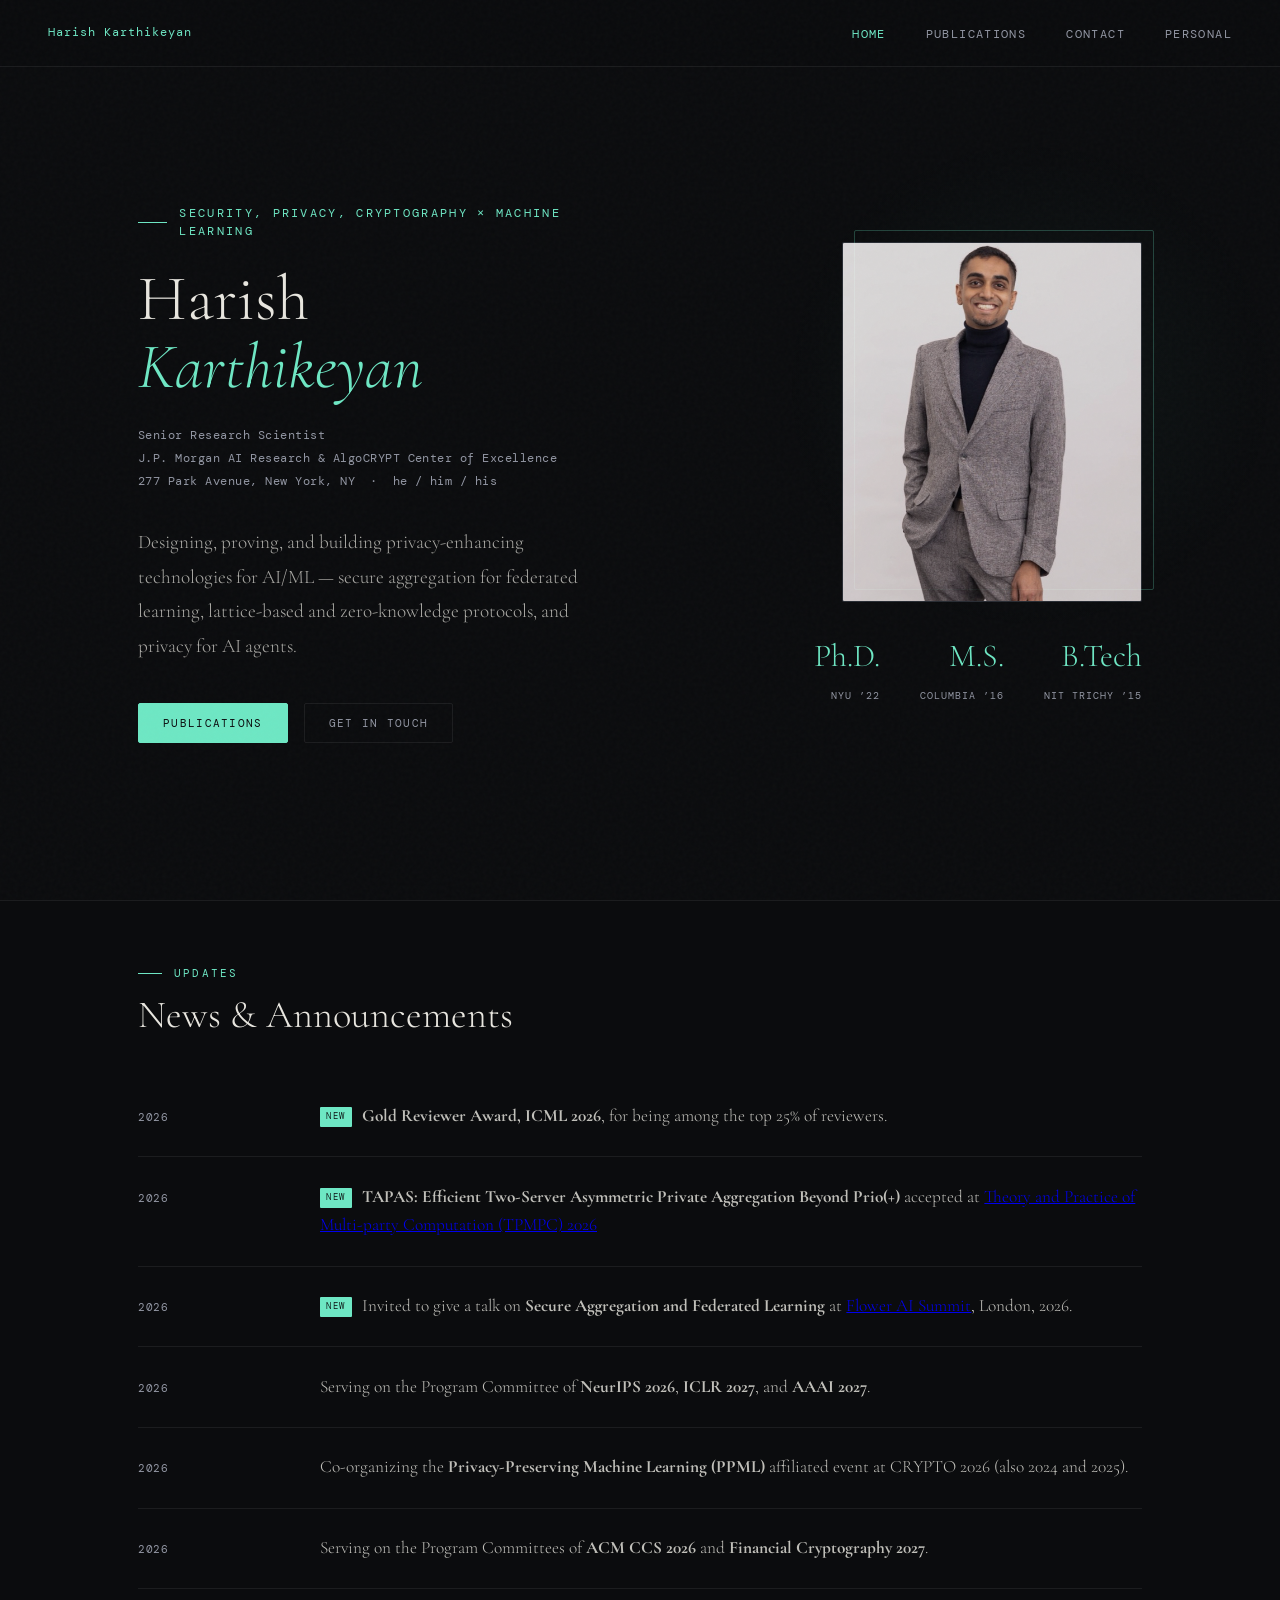
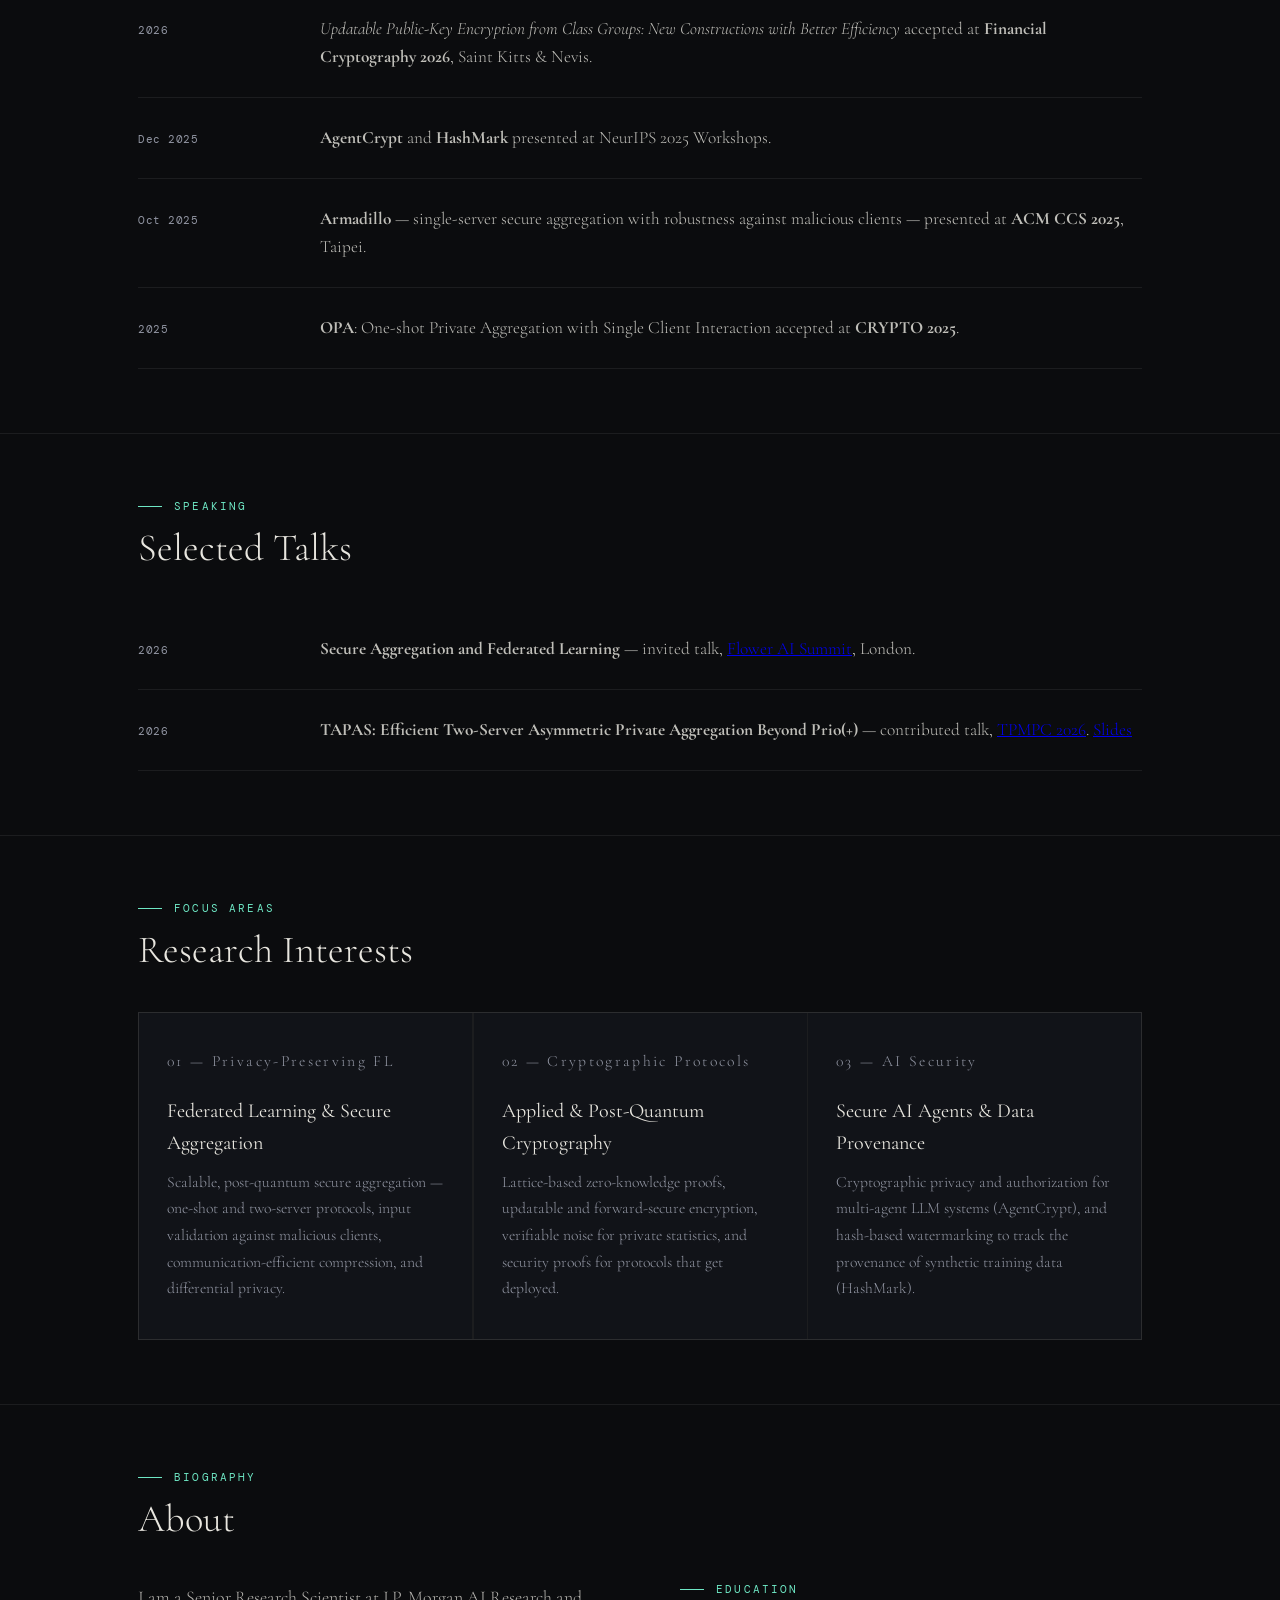
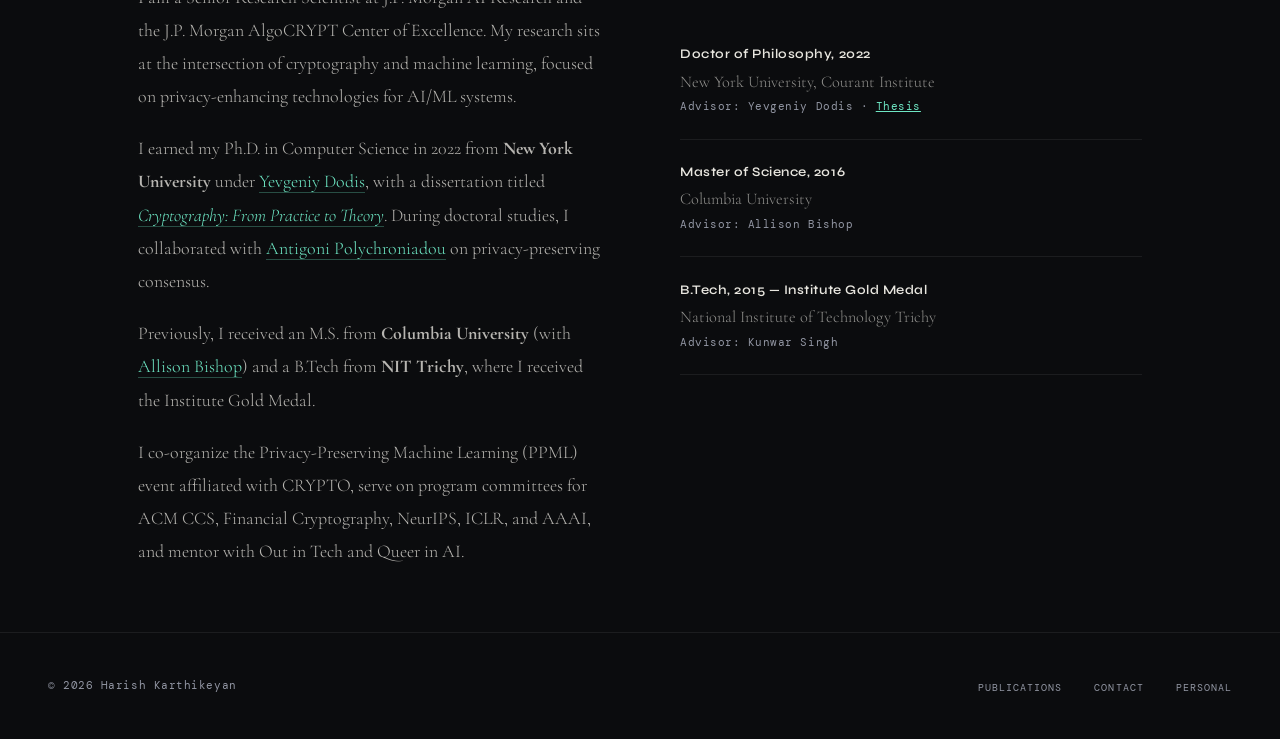
<file: index.html>
<!DOCTYPE html>
<html lang="en">
<head>
  <meta charset="UTF-8" />
  <meta name="viewport" content="width=device-width, initial-scale=1.0" />
  <title>Harish Karthikeyan — Senior Research Scientist, J.P. Morgan AI Research | Cryptography &amp; Privacy for ML</title>
  <meta name="description" content="Harish Karthikeyan is a Senior Research Scientist at J.P. Morgan AI Research working on secure aggregation, post-quantum and applied cryptography, and privacy for AI systems." />
  <meta property="og:title" content="Harish Karthikeyan — Research Scientist" />
  <meta property="og:description" content="Harish Karthikeyan is a Senior Research Scientist at J.P. Morgan AI Research working on secure aggregation, post-quantum and applied cryptography, and privacy for AI systems." />
  <meta property="og:image" content="https://harish-kar.github.io/home/Harish.jpg" />
  <meta property="og:url" content="https://harish-kar.github.io/home/" />
  <meta property="og:type" content="website" />
  <meta name="twitter:card" content="summary" />
  <link rel="canonical" href="https://harish-kar.github.io/home/" />
  <meta name="author" content="Harish Karthikeyan" />
  <meta name="robots" content="index, follow" />
  <meta property="og:site_name" content="Harish Karthikeyan" />
  <link rel="icon" href="favicon.svg" type="image/svg+xml" />
  <link rel="preconnect" href="https://fonts.googleapis.com" />
  <link rel="preconnect" href="https://fonts.gstatic.com" crossorigin />
  <link rel="stylesheet" href="style.css" />
  <style>
    /* ── HERO ── */
    .hero {
      min-height: 100vh;
      display: grid;
      grid-template-columns: 1fr 1fr;
      align-items: center;
      padding: 8rem 3rem 5rem;
      gap: 4rem;
      max-width: var(--max);
      margin: 0 auto;
      position: relative;
    }
    
    .hero::after {
      content: '';
      position: fixed;
      top: 15%; right: 0;
      width: 500px; height: 500px;
      background: radial-gradient(circle, rgba(110,231,196,0.05) 0%, transparent 70%);
      pointer-events: none;
      z-index: -1;
    }

    .hero-text { max-width: 520px; }

    .hero-eyebrow {
      font-family: var(--mono);
      font-size: 0.72rem;
      letter-spacing: 0.2em;
      text-transform: uppercase;
      color: var(--accent);
      margin-bottom: 1.5rem;
      display: flex; align-items: center; gap: 0.75rem;
      animation: fadeUp 0.6s 0.05s ease forwards; opacity: 0;
    }

    .hero-eyebrow::before {
      content: '';
      display: inline-block; width: 2rem; height: 1px;
      background: var(--accent);
    }

    .hero h1 {
      font-family: var(--serif);
      font-weight: 300;
      font-size: clamp(3rem, 5vw, 5.5rem);
      line-height: 1.05;
      margin-bottom: 1.5rem;
      animation: fadeUp 0.6s 0.15s ease forwards; opacity: 0;
    }

    .hero h1 em { font-style: italic; color: var(--accent); }

    .hero-role {
      font-family: var(--mono);
      font-size: 0.76rem;
      color: var(--muted);
      letter-spacing: 0.04em;
      line-height: 1.9;
      margin-bottom: 2rem;
      animation: fadeUp 0.6s 0.25s ease forwards; opacity: 0;
    }

    .hero-desc {
      font-family: var(--serif);
      font-size: 1.2rem;
      font-weight: 300;
      color: rgba(232,230,223,0.72);
      line-height: 1.8;
      margin-bottom: 2.5rem;
      animation: fadeUp 0.6s 0.35s ease forwards; opacity: 0;
    }

    .hero-cta {
      display: flex; gap: 1rem; flex-wrap: wrap;
      animation: fadeUp 0.6s 0.45s ease forwards; opacity: 0;
    }

    /* Hero visual */
    .hero-visual {
      display: flex;
      flex-direction: column;
      align-items: flex-end;
      gap: 1.75rem;
      animation: fadeUp 0.9s 0.3s ease forwards; opacity: 0;
    }

    .photo-frame {
      position: relative;
      width: 300px; height: 360px;
      flex-shrink: 0;
    }

    .photo-frame::before {
      content: '';
      position: absolute;
      top: -12px; right: -12px;
      width: 100%; height: 100%;
      border: 1px solid var(--accent);
      opacity: 0.25;
      border-radius: 2px;
    }

    .photo-placeholder {
      width: 100%; height: 100%;
      background: var(--surface2);
      border-radius: 2px;
      border: 1px solid var(--border);
      display: flex; align-items: center; justify-content: center;
      overflow: hidden;
    }

    .photo-placeholder img {
      width: 100%; height: 100%;
      object-fit: cover;
      opacity: 0.85;
      filter: grayscale(15%);
    }

    .photo-monogram {
      font-family: var(--serif);
      font-size: 5rem;
      font-weight: 300;
      color: var(--muted);
      opacity: 0.35;
    }

    .stat-row { display: flex; gap: 2.5rem; }

    .stat { text-align: right; }

    .stat-num {
      font-family: var(--serif);
      font-size: 2rem;
      font-weight: 300;
      color: var(--accent);
      display: block;
    }

    .stat-label {
      font-family: var(--mono);
      font-size: 0.63rem;
      letter-spacing: 0.1em;
      text-transform: uppercase;
      color: var(--muted);
    }

    /* ── NEWS ── */
    #news { border-top: 1px solid var(--border); }

    .news-list { display: flex; flex-direction: column; }

    .news-item {
      display: grid;
      grid-template-columns: 150px 1fr;
      gap: 2rem;
      padding: 1.6rem 0;
      border-bottom: 1px solid var(--border);
      align-items: baseline;
    }

    .news-date {
      font-family: var(--mono);
      font-size: 0.7rem;
      color: var(--muted);
      letter-spacing: 0.05em;
    }

    .news-new {
      display: inline-block;
      font-family: var(--mono);
      font-size: 0.58rem;
      letter-spacing: 0.15em;
      text-transform: uppercase;
      color: var(--bg);
      background: var(--accent);
      padding: 0.15rem 0.4rem;
      border-radius: 1px;
      margin-right: 0.4rem;
      vertical-align: middle;
      position: relative;
      top: -1px;
    }

    .news-text {
      font-family: var(--serif);
      font-size: 1.08rem;
      font-weight: 300;
      color: rgba(232,230,223,0.82);
      line-height: 1.65;
    }

    /* ── INTERESTS ── */
    #interests { border-top: 1px solid var(--border); }

    .interests-grid {
      display: grid;
      grid-template-columns: repeat(3, 1fr);
      gap: 1.5px;
      background: var(--border);
      border: 1px solid var(--border);
    }

    .interest-card {
      background: var(--surface);
      padding: 2.25rem 1.75rem;
      transition: background 0.2s;
    }

    .interest-card:hover { background: var(--surface2); }

    .interest-num {
      font-family: var(--mono);
      font-size: 0.62rem;
      letter-spacing: 0.15em;
      color: var(--accent);
      margin-bottom: 1.25rem;
    }

    .interest-card h3 {
      font-family: var(--serif);
      font-weight: 400;
      font-size: 1.25rem;
      margin-bottom: 0.65rem;
    }

    .interest-card p {
      font-family: var(--serif);
      font-size: 0.98rem;
      font-weight: 300;
      color: var(--muted);
      line-height: 1.7;
    }

    /* ── ABOUT STRIP ── */
    #about-strip { border-top: 1px solid var(--border); }

    .about-grid {
      display: grid;
      grid-template-columns: 1fr 1fr;
      gap: 5rem;
      align-items: start;
    }

    .bio-text {
      font-family: var(--serif);
      font-size: 1.12rem;
      font-weight: 300;
      color: rgba(232,230,223,0.78);
      line-height: 1.85;
    }

    .bio-text p + p { margin-top: 1.2rem; }

    .bio-text a {
      color: var(--accent);
      text-decoration: none;
      border-bottom: 1px solid rgba(110,231,196,0.3);
      transition: border-color 0.2s;
    }

    .bio-text a:hover { border-color: var(--accent); }

    .edu-stack { display: flex; flex-direction: column; }

    .edu-item {
      padding: 1.4rem 0;
      border-bottom: 1px solid var(--border);
    }

    .edu-degree {
      font-family: var(--sans);
      font-weight: 600;
      font-size: 0.82rem;
      letter-spacing: 0.04em;
      color: var(--text);
      margin-bottom: 0.2rem;
    }

    .edu-school {
      font-family: var(--serif);
      font-size: 1.02rem;
      font-weight: 300;
      color: rgba(232,230,223,0.6);
      margin-bottom: 0.3rem;
    }

    .edu-meta {
      font-family: var(--mono);
      font-size: 0.66rem;
      letter-spacing: 0.05em;
      color: var(--muted);
    }
    @media (max-width: 860px) {
      .hero { grid-template-columns: 1fr; padding: 7rem 1.5rem 4rem; }
      .hero-visual { align-items: flex-start; }
      .photo-frame { width: 200px; height: 240px; }
      .interests-grid { grid-template-columns: 1fr; }
      .about-grid { grid-template-columns: 1fr; gap: 3rem; }
      .news-item { grid-template-columns: 110px 1fr; gap: 1rem; }
    }
  </style>
  <script type="application/ld+json">
{
  "@context": "https://schema.org",
  "@type": "Person",
  "name": "Harish Karthikeyan",
  "jobTitle": "Senior Research Scientist",
  "worksFor": [
    {
      "@type": "Organization",
      "name": "J.P. Morgan AI Research"
    },
    {
      "@type": "Organization",
      "name": "J.P. Morgan AlgoCRYPT Center of Excellence"
    }
  ],
  "alumniOf": [
    {
      "@type": "CollegeOrUniversity",
      "name": "New York University"
    },
    {
      "@type": "CollegeOrUniversity",
      "name": "Columbia University"
    },
    {
      "@type": "CollegeOrUniversity",
      "name": "National Institute of Technology Tiruchirappalli"
    }
  ],
  "url": "https://harish-kar.github.io/home/",
  "image": "https://harish-kar.github.io/home/Harish.jpg",
  "sameAs": [
    "https://scholar.google.com/citations?user=d4J5UHAAAAAJ",
    "https://dblp.org/pid/170/3548.html",
    "https://orcid.org/0000-0002-1787-4906",
    "https://openreview.net/profile?id=~Harish_Karthikeyan1",
    "https://linkedin.com/in/karthikeyanharish"
  ],
  "@id": "https://harish-kar.github.io/home/#person",
  "givenName": "Harish",
  "familyName": "Karthikeyan",
  "description": "Senior Research Scientist at J.P. Morgan AI Research and the AlgoCRYPT Center of Excellence, working on cryptography and privacy for machine learning.",
  "hasCredential": [
    {
      "@type": "EducationalOccupationalCredential",
      "credentialCategory": "degree",
      "name": "Ph.D. in Computer Science, New York University (2022)"
    }
  ],
  "knowsAbout": [
    "Cryptography",
    "Secure aggregation",
    "Federated learning",
    "Differential privacy",
    "Zero-knowledge proofs",
    "Lattice-based cryptography",
    "Post-quantum cryptography",
    "Multi-party computation",
    "AI agent security",
    "Watermarking",
    "Privacy-enhancing technologies"
  ],
  "award": [
    "ICML 2026 Gold Reviewer Award",
    "Jacob T. Schwartz Ph.D. Fellowship",
    "Dean's Dissertation Fellowship",
    "Henry MacCracken Fellowship",
    "NIT Trichy Institute Gold Medal"
  ],
  "address": {
    "@type": "PostalAddress",
    "addressLocality": "New York",
    "addressRegion": "NY",
    "addressCountry": "US"
  }
}
  </script>
  <script type="application/ld+json">
{
  "@context": "https://schema.org",
  "@type": "WebSite",
  "name": "Harish Karthikeyan",
  "url": "https://harish-kar.github.io/home/",
  "author": {
    "@id": "https://harish-kar.github.io/home/#person"
  }
}
  </script>
</head>
<body>

<nav>
  <a href="index.html" class="nav-logo">Harish Karthikeyan</a>
  <ul class="nav-links">
    <li><a href="index.html" class="active">Home</a></li>
    <li><a href="publications.html">Publications</a></li>
    <li><a href="contact.html">Contact</a></li>
    <li><a href="personal.html">Personal</a></li>
  </ul>
</nav>

<!-- HERO -->
<div style="max-width:var(--max);margin:0 auto;">
  <div class="hero">
    <div class="hero-text">
      <p class="hero-eyebrow">Security, Privacy, Cryptography &times; Machine Learning</p>
      <h1>Harish<br /><em>Karthikeyan</em></h1>
      <p class="hero-role">
        Senior Research Scientist<br />
        J.P. Morgan AI Research &amp; AlgoCRYPT Center of Excellence<br />
        277 Park Avenue, New York, NY &nbsp;·&nbsp; he / him / his
      </p>
      <p class="hero-desc">
        Designing, proving, and building privacy-enhancing technologies for AI/ML — secure aggregation for federated learning, lattice-based and zero-knowledge protocols, and privacy for AI agents.
      </p>
      <div class="hero-cta">
        <a href="publications.html" class="btn btn-primary">Publications</a>
        <a href="contact.html" class="btn btn-ghost">Get in Touch</a>
      </div>
    </div>

    <div class="hero-visual">
      <div class="photo-frame">
        <div class="photo-placeholder">
          <img src="Harish.jpg" alt="Portrait of Harish Karthikeyan" width="300" height="360" fetchpriority="high" />
        </div>
      </div>
      <div class="stat-row">
        <div class="stat">
          <span class="stat-num">Ph.D.</span>
          <span class="stat-label">NYU &rsquo;22</span>
        </div>
        <div class="stat">
          <span class="stat-num">M.S.</span>
          <span class="stat-label">Columbia &rsquo;16</span>
        </div>
        <div class="stat">
          <span class="stat-num">B.Tech</span>
          <span class="stat-label">NIT Trichy &rsquo;15</span>
        </div>
      </div>
    </div>
  </div>
</div>

<!-- NEWS -->
<div id="news" style="border-top:1px solid var(--border);">
  <div class="section">
    <p class="section-label">Updates</p>
    <h2>News &amp; Announcements</h2>
    <div class="news-list">
        <div class="news-item">
        <span class="news-date">2026</span>
        <span class="news-text"><span class="news-new">New</span> <strong>Gold Reviewer Award, ICML 2026</strong>, for being among the top 25% of reviewers.</span>
        </div>
        <div class="news-item">
        <span class="news-date">2026</span>
        <span class="news-text"><span class="news-new">New</span> <strong>TAPAS: Efficient Two-Server Asymmetric Private Aggregation Beyond Prio(+) </strong> accepted at <a href="https://www.multipartycomputation.com/tpmpc-2026" target="_blank" rel="noopener">Theory and Practice of Multi-party Computation (TPMPC) 2026</a></span>
        </div>
        <div class="news-item">
        <span class="news-date">2026</span>
        <span class="news-text"><span class="news-new">New</span> Invited to give a talk on <strong>Secure Aggregation and Federated Learning </strong> at <a href="https://flower.ai/events/flower-ai-summit-2026" target="_blank" rel="noopener">Flower AI Summit</a>, London, 2026.</span>
      </div>
        <div class="news-item">
        <span class="news-date">2026</span>
        <span class="news-text">Serving on the Program Committee of <strong>NeurIPS 2026</strong>, <strong>ICLR 2027</strong>, and <strong>AAAI 2027</strong>.</span>
      </div>
      <div class="news-item">
        <span class="news-date">2026</span>
        <span class="news-text">Co-organizing the <strong>Privacy-Preserving Machine Learning (PPML)</strong> affiliated event at CRYPTO 2026 (also 2024 and 2025).</span>
      </div>
      <div class="news-item">
        <span class="news-date">2026</span>
        <span class="news-text">Serving on the Program Committees of <strong>ACM CCS 2026</strong> and <strong>Financial Cryptography 2027</strong>.</span>
      </div>
      <div class="news-item">
        <span class="news-date">2026</span>
        <span class="news-text"><em>Updatable Public-Key Encryption from Class Groups: New Constructions with Better Efficiency</em> accepted at <strong>Financial Cryptography 2026</strong>, Saint Kitts &amp; Nevis.</span>
      </div>
      <div class="news-item">
        <span class="news-date">Dec 2025</span>
        <span class="news-text"><strong>AgentCrypt</strong> and <strong>HashMark</strong> presented at NeurIPS 2025 Workshops.</span>
      </div>
      <div class="news-item">
        <span class="news-date">Oct 2025</span>
        <span class="news-text"><strong>Armadillo</strong> — single-server secure aggregation with robustness against malicious clients — presented at <strong>ACM CCS 2025</strong>, Taipei.</span>
      </div>
      <div class="news-item">
        <span class="news-date">2025</span>
        <span class="news-text"><strong>OPA</strong>: One-shot Private Aggregation with Single Client Interaction accepted at <strong>CRYPTO 2025</strong>.</span>
      </div>
    </div>
  </div>
</div>

<!-- TALKS -->
<div id="talks" style="border-top:1px solid var(--border);">
  <div class="section">
    <p class="section-label">Speaking</p>
    <h2>Selected Talks</h2>
    <div class="news-list">
      <div class="news-item">
        <span class="news-date">2026</span>
        <span class="news-text"><strong>Secure Aggregation and Federated Learning</strong> — invited talk, <a href="https://flower.ai/events/flower-ai-summit-2026" target="_blank" rel="noopener">Flower AI Summit</a>, London.</span>
      </div>
      <div class="news-item">
        <span class="news-date">2026</span>
        <span class="news-text"><strong>TAPAS: Efficient Two-Server Asymmetric Private Aggregation Beyond Prio(+)</strong> — contributed talk, <a href="https://www.multipartycomputation.com/tpmpc-2026" target="_blank" rel="noopener">TPMPC 2026</a>. <a href="tapas_slides.html">Slides</a></span>
      </div>
    </div>
  </div>
</div>

<!-- RESEARCH INTERESTS -->
<div id="interests" style="border-top:1px solid var(--border);">
  <div class="section">
    <p class="section-label">Focus Areas</p>
    <h2>Research Interests</h2>
    <div class="interests-grid">
      <div class="interest-card">
        <p class="interest-num">01 — Privacy-Preserving FL</p>
        <h3>Federated Learning &amp; Secure Aggregation</h3>
        <p>Scalable, post-quantum secure aggregation — one-shot and two-server protocols, input validation against malicious clients, communication-efficient compression, and differential privacy.</p>
      </div>
      <div class="interest-card">
        <p class="interest-num">02 — Cryptographic Protocols</p>
        <h3>Applied &amp; Post-Quantum Cryptography</h3>
        <p>Lattice-based zero-knowledge proofs, updatable and forward-secure encryption, verifiable noise for private statistics, and security proofs for protocols that get deployed.</p>
      </div>
      <div class="interest-card">
        <p class="interest-num">03 — AI Security</p>
        <h3>Secure AI Agents &amp; Data Provenance</h3>
        <p>Cryptographic privacy and authorization for multi-agent LLM systems (AgentCrypt), and hash-based watermarking to track the provenance of synthetic training data (HashMark).</p>
      </div>
    </div>
  </div>
</div>

<!-- ABOUT -->
<div id="about-strip" style="border-top:1px solid var(--border);">
  <div class="section">
    <p class="section-label">Biography</p>
    <h2>About</h2>
    <div class="about-grid">
      <div class="bio-text">
        <p>I am a Senior Research Scientist at J.P. Morgan AI Research and the J.P. Morgan AlgoCRYPT Center of Excellence. My research sits at the intersection of cryptography and machine learning, focused on privacy-enhancing technologies for AI/ML systems.</p>
        <p>I earned my Ph.D. in Computer Science in 2022 from <strong>New York University</strong> under <a href="https://cs.nyu.edu/~dodis/" target="_blank" rel="noopener">Yevgeniy Dodis</a>, with a dissertation titled <em><a href="https://cs.nyu.edu/media/publications/Thesis___Harish_Karthikeyan-4.pdf" target="_blank" rel="noopener">Cryptography: From Practice to Theory</a></em>. During doctoral studies, I collaborated with <a href="https://antigonip.github.io/work.html" target="_blank" rel="noopener">Antigoni Polychroniadou</a> on privacy-preserving consensus.</p>
        <p>Previously, I received an M.S. from <strong>Columbia University</strong> (with <a href="https://www.thecomputersciencecomedian.com/about" target="_blank" rel="noopener">Allison Bishop</a>) and a B.Tech from <strong>NIT Trichy</strong>, where I received the Institute Gold Medal.</p>
        <p>I co-organize the Privacy-Preserving Machine Learning (PPML) event affiliated with CRYPTO, serve on program committees for ACM CCS, Financial Cryptography, NeurIPS, ICLR, and AAAI, and mentor with Out in Tech and Queer in AI.</p>
      </div>

      <div>
        <p class="section-label" style="margin-bottom:1.5rem;">Education</p>
        <div class="edu-stack">
          <div class="edu-item">
            <p class="edu-degree">Doctor of Philosophy, 2022</p>
            <p class="edu-school">New York University, Courant Institute</p>
            <p class="edu-meta">Advisor: Yevgeniy Dodis · <a href="https://cs.nyu.edu/media/publications/Thesis___Harish_Karthikeyan-4.pdf" target="_blank" rel="noopener" style="color:var(--accent);">Thesis</a></p>
          </div>
          <div class="edu-item">
            <p class="edu-degree">Master of Science, 2016</p>
            <p class="edu-school">Columbia University</p>
            <p class="edu-meta">Advisor: Allison Bishop</p>
          </div>
          <div class="edu-item">
            <p class="edu-degree">B.Tech, 2015 — Institute Gold Medal</p>
            <p class="edu-school">National Institute of Technology Trichy</p>
            <p class="edu-meta">Advisor: Kunwar Singh</p>
          </div>
        </div>
      </div>
    </div>
  </div>
</div>

<footer>
  <p class="footer-text">&copy; 2026 Harish Karthikeyan</p>
  <ul class="footer-links">
    <li><a href="publications.html">Publications</a></li>
    <li><a href="contact.html">Contact</a></li>
    <li><a href="personal.html">Personal</a></li>
  </ul>
</footer>

</body>
</html>
</file>
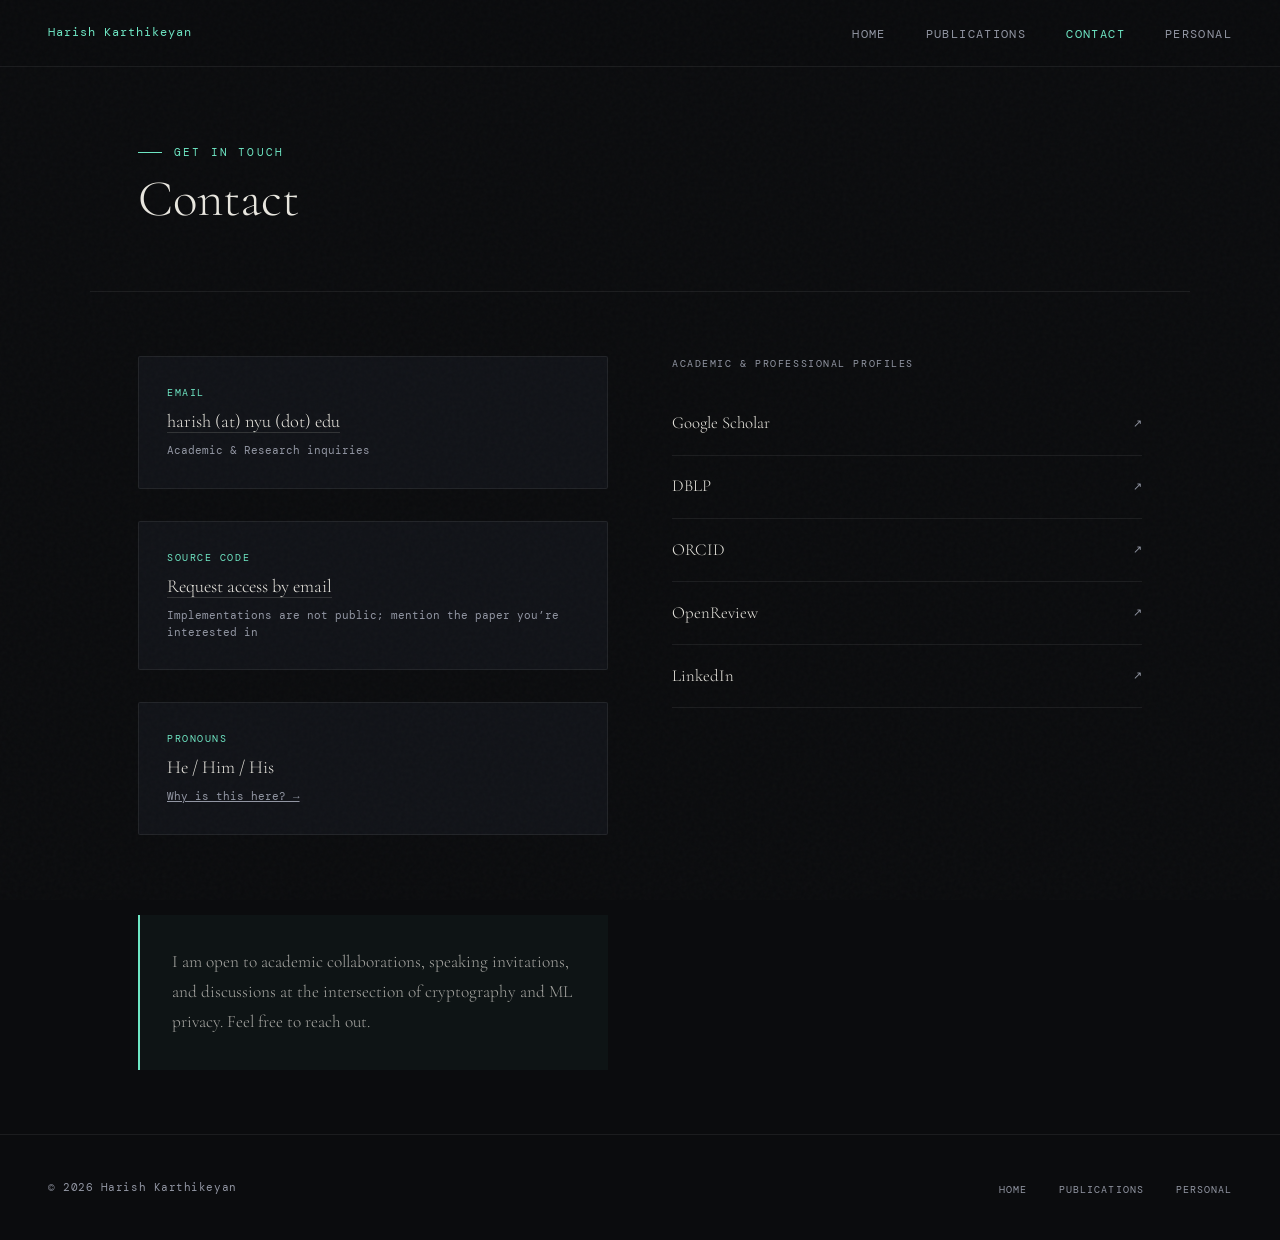
<file: contact.html>
<!DOCTYPE html>
<html lang="en">
<head>
  <meta charset="UTF-8" />
  <meta name="viewport" content="width=device-width, initial-scale=1.0" />
  <title>Contact — Harish Karthikeyan</title>
  <meta name="description" content="Contact Harish Karthikeyan for research collaborations, speaking invitations, or source-code requests." />
  <meta property="og:title" content="Contact — Harish Karthikeyan" />
  <meta property="og:description" content="Contact Harish Karthikeyan for research collaborations, speaking invitations, or source-code requests." />
  <meta property="og:image" content="https://harish-kar.github.io/home/Harish.jpg" />
  <meta property="og:url" content="https://harish-kar.github.io/home/contact.html" />
  <meta property="og:type" content="website" />
  <meta name="twitter:card" content="summary" />
  <link rel="canonical" href="https://harish-kar.github.io/home/contact.html" />
  <meta name="author" content="Harish Karthikeyan" />
  <meta name="robots" content="index, follow" />
  <meta property="og:site_name" content="Harish Karthikeyan" />
  <link rel="icon" href="favicon.svg" type="image/svg+xml" />
  <link rel="preconnect" href="https://fonts.googleapis.com" />
  <link rel="preconnect" href="https://fonts.gstatic.com" crossorigin />
  <link rel="stylesheet" href="style.css" />
  <style>
    .contact-grid {
      display: grid;
      grid-template-columns: 1fr 1fr;
      gap: 4rem;
      align-items: start;
    }

    .contact-block { display: flex; flex-direction: column; gap: 2rem; }

    .contact-item {
      display: flex;
      flex-direction: column;
      gap: 0.4rem;
      padding: 1.75rem;
      background: var(--surface);
      border: 1px solid var(--border);
      border-radius: 2px;
      transition: border-color 0.2s;
    }

    .contact-item:hover { border-color: rgba(110,231,196,0.25); }

    .contact-item-label {
      font-family: var(--mono);
      font-size: 0.65rem;
      letter-spacing: 0.15em;
      text-transform: uppercase;
      color: var(--accent);
    }

    .contact-item-value {
      font-family: var(--serif);
      font-size: 1.15rem;
      font-weight: 300;
      color: var(--text);
      line-height: 1.5;
    }

    .contact-item-value a {
      color: inherit;
      text-decoration: none;
      border-bottom: 1px solid rgba(232,230,223,0.15);
      transition: color 0.2s, border-color 0.2s;
    }

    .contact-item-value a:hover { color: var(--accent); border-color: var(--accent); }

    .contact-item-sub {
      font-family: var(--mono);
      font-size: 0.68rem;
      color: var(--muted);
    }

    /* Profiles side */
    .profiles-header {
      font-family: var(--mono);
      font-size: 0.65rem;
      letter-spacing: 0.15em;
      text-transform: uppercase;
      color: var(--muted);
      margin-bottom: 1.25rem;
    }

    .profile-list { display: flex; flex-direction: column; gap: 0; }

    .profile-item {
      display: flex;
      align-items: center;
      justify-content: space-between;
      padding: 1.1rem 0;
      border-bottom: 1px solid var(--border);
      text-decoration: none;
      transition: padding-left 0.2s;
    }

    .profile-item:hover { padding-left: 0.5rem; }

    .profile-name {
      font-family: var(--serif);
      font-size: 1.05rem;
      font-weight: 300;
      color: var(--text);
    }

    .profile-arrow {
      font-family: var(--mono);
      font-size: 0.7rem;
      color: var(--muted);
      transition: color 0.2s;
    }

    .profile-item:hover .profile-arrow { color: var(--accent); }

    .collab-note {
      margin-top: 3rem;
      padding: 2rem;
      border-left: 2px solid var(--accent);
      background: rgba(110,231,196,0.04);
    }

    .collab-note p {
      font-family: var(--serif);
      font-size: 1.08rem;
      font-weight: 300;
      color: rgba(232,230,223,0.7);
      line-height: 1.75;
    }

    @media (max-width: 800px) {
      .contact-grid { grid-template-columns: 1fr; gap: 2.5rem; }
    }
  </style>
</head>
<body>

<nav>
  <a href="index.html" class="nav-logo">Harish Karthikeyan</a>
  <ul class="nav-links">
    <li><a href="index.html">Home</a></li>
    <li><a href="publications.html">Publications</a></li>
    <li><a href="contact.html" class="active">Contact</a></li>
    <li><a href="personal.html">Personal</a></li>
  </ul>
</nav>

<div class="page-header fade-up fade-up-1">
  <p class="page-eyebrow">Get In Touch</p>
  <h1>Contact</h1>
</div>

<div class="section fade-up fade-up-2">
  <div class="contact-grid">

    <div class="contact-block">
      <div class="contact-item">
        <span class="contact-item-label">Email</span>
        <span class="contact-item-value">
          <a href="mailto:harish@nyu.edu">harish (at) nyu (dot) edu</a>
        </span>
        <span class="contact-item-sub">Academic &amp; Research inquiries</span>
      </div>

      <div class="contact-item">
        <span class="contact-item-label">Source Code</span>
        <span class="contact-item-value">
          <a href="mailto:harish@nyu.edu?subject=Source%20code%20request">Request access by email</a>
        </span>
        <span class="contact-item-sub">Implementations are not public; mention the paper you&rsquo;re interested in</span>
      </div>

      <div class="contact-item">
        <span class="contact-item-label">Pronouns</span>
        <span class="contact-item-value">He / Him / His</span>
        <span class="contact-item-sub"><a href="https://www.mypronouns.org" target="_blank" style="color:var(--muted);border-bottom:1px solid transparent;">Why is this here? →</a></span>
      </div>

      <div class="collab-note">
        <p>I am open to academic collaborations, speaking invitations, and discussions at the intersection of cryptography and ML privacy. Feel free to reach out.</p>
      </div>
    </div>

    <div>
      <p class="profiles-header">Academic &amp; Professional Profiles</p>
      <div class="profile-list">
        <a href="https://scholar.google.com/citations?user=d4J5UHAAAAAJ&hl=en" target="_blank" rel="noopener" class="profile-item">
          <span class="profile-name">Google Scholar</span>
          <span class="profile-arrow">↗</span>
        </a>
        <a href="https://dblp.org/pid/170/3548.html" target="_blank" rel="noopener" class="profile-item">
          <span class="profile-name">DBLP</span>
          <span class="profile-arrow">↗</span>
        </a>
        <a href="https://orcid.org/0000-0002-1787-4906" target="_blank" rel="noopener" class="profile-item">
          <span class="profile-name">ORCID</span>
          <span class="profile-arrow">↗</span>
        </a>
        <a href="https://openreview.net/profile?id=%7EHarish_Karthikeyan1" target="_blank" rel="noopener" class="profile-item">
          <span class="profile-name">OpenReview</span>
          <span class="profile-arrow">↗</span>
        </a>
        <a href="https://linkedin.com/in/karthikeyanharish" target="_blank" rel="noopener" class="profile-item">
          <span class="profile-name">LinkedIn</span>
          <span class="profile-arrow">↗</span>
        </a>
      </div>
    </div>

  </div>
</div>

<footer>
  <p class="footer-text">&copy; 2026 Harish Karthikeyan</p>
  <ul class="footer-links">
    <li><a href="index.html">Home</a></li>
    <li><a href="publications.html">Publications</a></li>
    <li><a href="personal.html">Personal</a></li>
  </ul>
</footer>

</body>
</html>
</file>
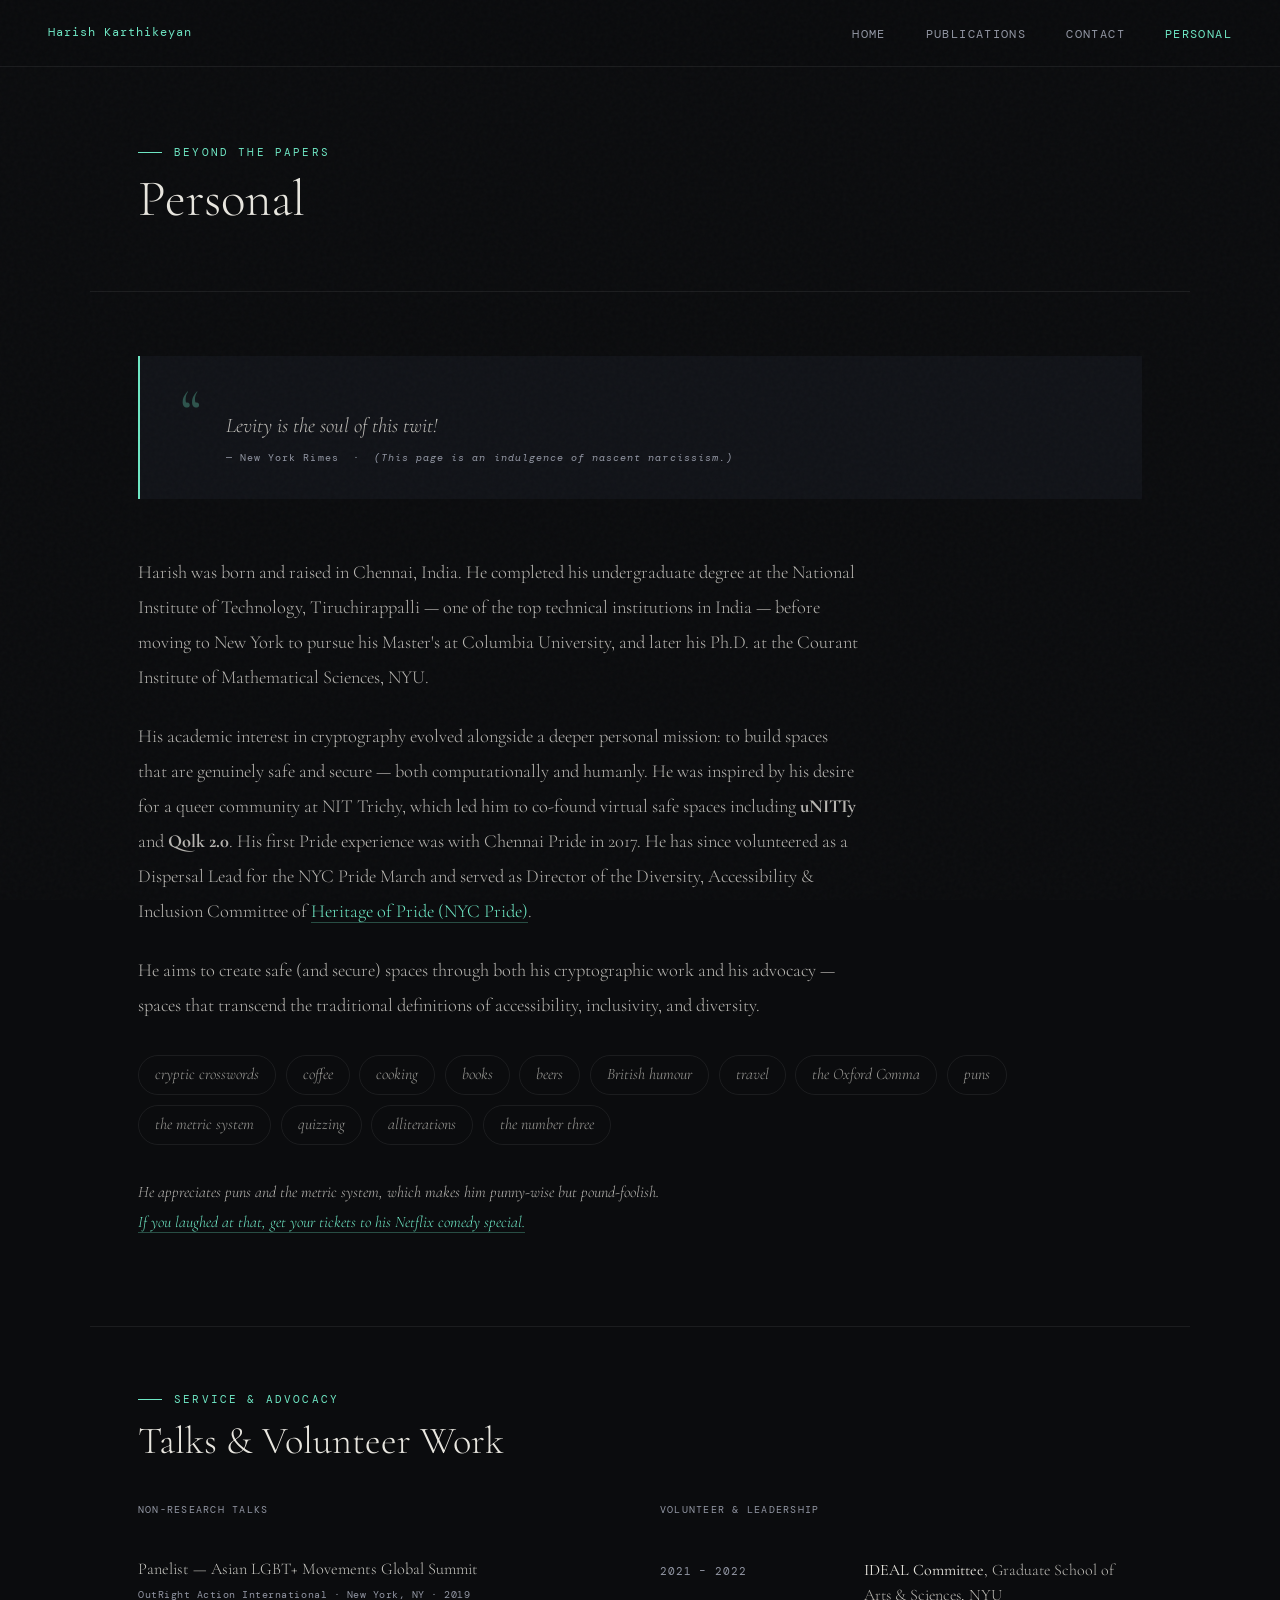
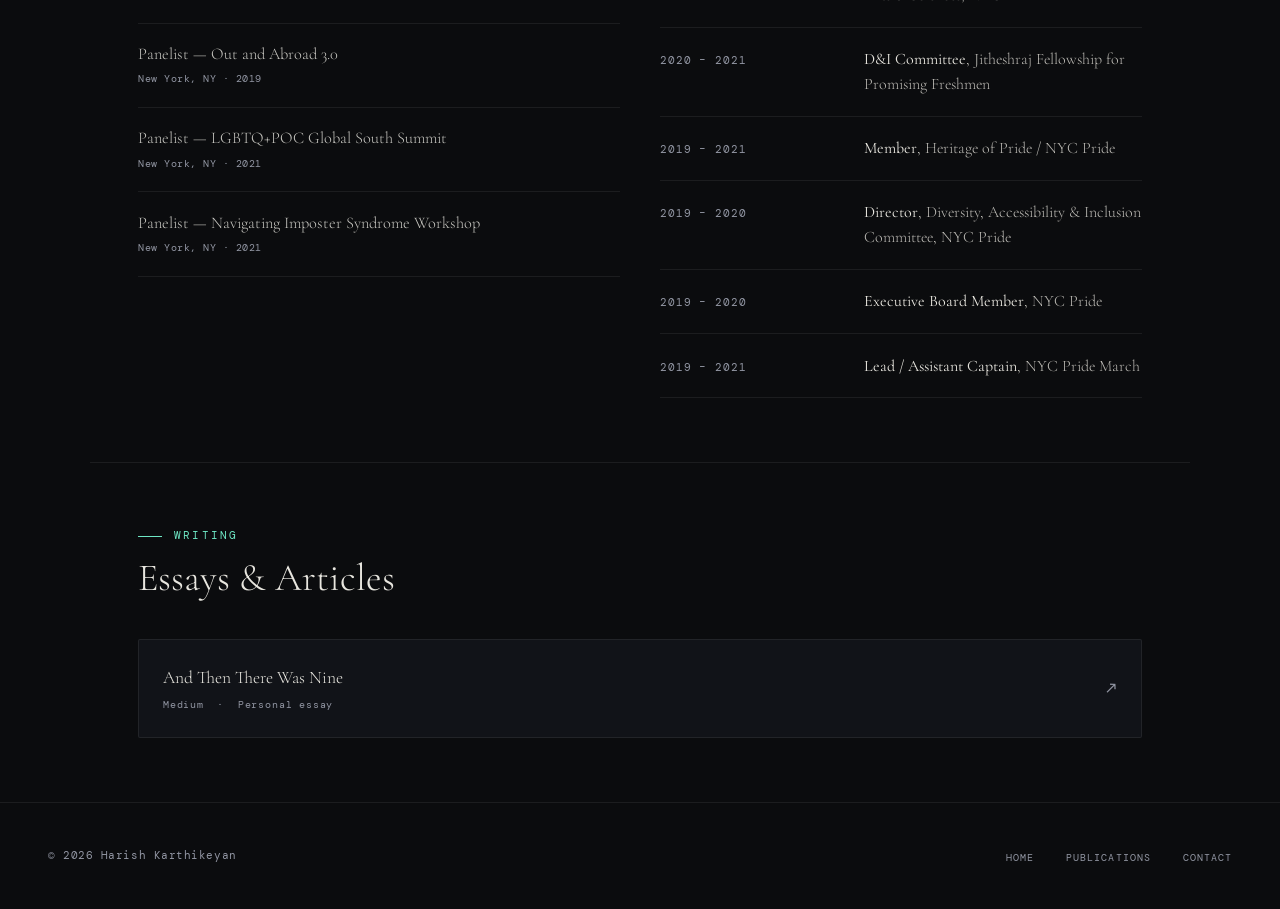
<file: personal.html>
<!DOCTYPE html>
<html lang="en">
<head>
  <meta charset="UTF-8" />
  <meta name="viewport" content="width=device-width, initial-scale=1.0" />
  <title>Personal — Harish Karthikeyan</title>
  <meta name="description" content="Beyond research: Harish Karthikeyan on LGBTQ+ advocacy, panels, and personal writing." />
  <meta property="og:title" content="Personal — Harish Karthikeyan" />
  <meta property="og:description" content="Beyond research: Harish Karthikeyan on LGBTQ+ advocacy, panels, and personal writing." />
  <meta property="og:image" content="https://harish-kar.github.io/home/Harish.jpg" />
  <meta property="og:url" content="https://harish-kar.github.io/home/personal.html" />
  <meta property="og:type" content="website" />
  <meta name="twitter:card" content="summary" />
  <link rel="canonical" href="https://harish-kar.github.io/home/personal.html" />
  <meta name="author" content="Harish Karthikeyan" />
  <meta name="robots" content="index, follow" />
  <meta property="og:site_name" content="Harish Karthikeyan" />
  <link rel="icon" href="favicon.svg" type="image/svg+xml" />
  <link rel="preconnect" href="https://fonts.googleapis.com" />
  <link rel="preconnect" href="https://fonts.gstatic.com" crossorigin />
  <link rel="stylesheet" href="style.css" />
  <style>
    /* ── QUOTE BANNER ── */
    .quote-banner {
      background: var(--surface);
      border-left: 2px solid var(--accent);
      padding: 2rem 2.5rem;
      margin-bottom: 3.5rem;
      display: flex;
      align-items: baseline;
      gap: 1.5rem;
    }

    .quote-mark {
      font-family: var(--serif);
      font-size: 4rem;
      color: var(--accent);
      opacity: 0.3;
      line-height: 1;
      flex-shrink: 0;
      margin-top: -0.5rem;
    }

    .quote-content {
      font-family: var(--serif);
      font-style: italic;
      font-size: 1.3rem;
      font-weight: 300;
      color: rgba(232,230,223,0.8);
      line-height: 1.6;
    }

    .quote-source {
      font-family: var(--mono);
      font-size: 0.65rem;
      letter-spacing: 0.1em;
      color: var(--muted);
      margin-top: 0.5rem;
    }

    /* ── BIO TEXT ── */
    .personal-bio {
      font-family: var(--serif);
      font-size: 1.15rem;
      font-weight: 300;
      color: rgba(232,230,223,0.78);
      line-height: 1.9;
      max-width: 720px;
      margin-bottom: 1.5rem;
    }

    .personal-bio a {
      color: var(--accent);
      text-decoration: none;
      border-bottom: 1px solid rgba(110,231,196,0.3);
      transition: border-color 0.2s;
    }

    .personal-bio a:hover { border-color: var(--accent); }

    /* ── INTERESTS PILLS ── */
    .interests-pile {
      display: flex; flex-wrap: wrap; gap: 0.6rem;
      margin: 2rem 0;
    }

    .interest-pill {
      font-family: var(--serif);
      font-style: italic;
      font-size: 1rem;
      font-weight: 300;
      color: rgba(232,230,223,0.65);
      padding: 0.4rem 1rem;
      border: 1px solid var(--border);
      border-radius: 999px;
      transition: all 0.15s;
    }

    .interest-pill:hover {
      border-color: rgba(110,231,196,0.3);
      color: var(--accent);
    }

    /* ── ADVOCACY ── */
    .advocacy-grid {
      display: grid;
      grid-template-columns: 1fr 1fr;
      gap: 2.5rem;
      align-items: start;
    }

    /* ── TIMELINE ── */
    .timeline { display: flex; flex-direction: column; gap: 0; }

    .timeline-item {
      display: grid;
      grid-template-columns: 180px 1fr;
      gap: 1rem 1.5rem;
      padding: 1.2rem 0;
      border-bottom: 1px solid var(--border);
      align-items: baseline;
    }

    .timeline-year {
      font-family: var(--mono);
      font-size: 0.68rem;
      letter-spacing: 0.08em;
      color: var(--muted);
    }

    .timeline-text {
      font-family: var(--serif);
      font-size: 1rem;
      font-weight: 300;
      color: rgba(232,230,223,0.8);
      line-height: 1.55;
    }

    .timeline-text strong { font-weight: 400; color: var(--text); }

    /* ── TALKS ── */
    .talks-list { display: flex; flex-direction: column; gap: 0; }

    .talk-item {
      padding: 1.2rem 0;
      border-bottom: 1px solid var(--border);
    }

    .talk-title {
      font-family: var(--serif);
      font-size: 1.02rem;
      font-weight: 300;
      color: rgba(232,230,223,0.85);
      line-height: 1.45;
    }

    .talk-meta {
      font-family: var(--mono);
      font-size: 0.65rem;
      letter-spacing: 0.05em;
      color: var(--muted);
      margin-top: 0.3rem;
    }

    /* ── WRITINGS ── */
    .writing-card {
      display: flex;
      align-items: center;
      justify-content: space-between;
      gap: 1.5rem;
      padding: 1.5rem;
      background: var(--surface);
      border: 1px solid var(--border);
      border-radius: 2px;
      text-decoration: none;
      transition: border-color 0.2s;
    }

    .writing-card:hover { border-color: rgba(110,231,196,0.3); }

    .writing-card-title {
      font-family: var(--serif);
      font-size: 1.1rem;
      font-weight: 300;
      color: var(--text);
    }

    .writing-card-meta {
      font-family: var(--mono);
      font-size: 0.63rem;
      letter-spacing: 0.08em;
      color: var(--muted);
      margin-top: 0.3rem;
    }

    .writing-card-arrow {
      font-size: 1rem;
      color: var(--muted);
      transition: color 0.2s;
      flex-shrink: 0;
    }

    .writing-card:hover .writing-card-arrow { color: var(--accent); }

    @media (max-width: 800px) {
      .advocacy-grid { grid-template-columns: 1fr; }
      .timeline-item { grid-template-columns: 120px 1fr; }
    }
  </style>
</head>
<body>

<nav>
  <a href="index.html" class="nav-logo">Harish Karthikeyan</a>
  <ul class="nav-links">
    <li><a href="index.html">Home</a></li>
    <li><a href="publications.html">Publications</a></li>
    <li><a href="contact.html">Contact</a></li>
    <li><a href="personal.html" class="active">Personal</a></li>
  </ul>
</nav>

<div class="page-header fade-up fade-up-1">
  <p class="page-eyebrow">Beyond the Papers</p>
  <h1>Personal</h1>
</div>

<div class="section fade-up fade-up-2">

  <div class="quote-banner">
    <span class="quote-mark">&ldquo;</span>
    <div>
      <p class="quote-content">Levity is the soul of this twit!</p>
      <p class="quote-source">— New York Rimes &nbsp;·&nbsp; <em>(This page is an indulgence of nascent narcissism.)</em></p>
    </div>
  </div>

  <p class="personal-bio">
    Harish was born and raised in Chennai, India. He completed his undergraduate degree at the National Institute of Technology, Tiruchirappalli — one of the top technical institutions in India — before moving to New York to pursue his Master's at Columbia University, and later his Ph.D. at the Courant Institute of Mathematical Sciences, NYU.
  </p>

  <p class="personal-bio">
    His academic interest in cryptography evolved alongside a deeper personal mission: to build spaces that are genuinely safe and secure — both computationally and humanly. He was inspired by his desire for a queer community at NIT Trichy, which led him to co-found virtual safe spaces including <strong>uNITTy</strong> and <strong>Qolk 2.0</strong>. His first Pride experience was with Chennai Pride in 2017. He has since volunteered as a Dispersal Lead for the NYC Pride March and served as Director of the Diversity, Accessibility &amp; Inclusion Committee of <a href="https://en.wikipedia.org/wiki/Heritage_of_Pride" target="_blank">Heritage of Pride (NYC Pride)</a>.
  </p>

  <p class="personal-bio">
    He aims to create safe (and secure) spaces through both his cryptographic work and his advocacy — spaces that transcend the traditional definitions of accessibility, inclusivity, and diversity.
  </p>

  <!-- Interests / personality pills -->
  <div class="interests-pile">
    <span class="interest-pill">cryptic crosswords</span>
    <span class="interest-pill">coffee</span>
    <span class="interest-pill">cooking</span>
    <span class="interest-pill">books</span>
    <span class="interest-pill">beers</span>
    <span class="interest-pill">British humour</span>
    <span class="interest-pill">travel</span>
    <span class="interest-pill">the Oxford Comma</span>
    <span class="interest-pill">puns</span>
    <span class="interest-pill">the metric system</span>
    <span class="interest-pill">quizzing</span>
    <span class="interest-pill">alliterations</span>
    <span class="interest-pill">the number three</span>
  </div>

  <p class="personal-bio" style="font-style:italic; font-size:1rem; margin-top:0.5rem;">
    He appreciates puns and the metric system, which makes him punny-wise but pound-foolish.<br />
    <a href="https://www.youtube.com/watch?v=wHqqraFrrd0" target="_blank">If you laughed at that, get your tickets to his Netflix comedy special.</a>
  </p>

</div>

<!-- ADVOCACY + TALKS -->
<div class="section" style="border-top:1px solid var(--border);">
  <p class="section-label">Service &amp; Advocacy</p>
  <h2>Talks &amp; Volunteer Work</h2>

  <div class="advocacy-grid">

    <div>
      <p style="font-family:var(--mono);font-size:0.65rem;letter-spacing:0.12em;text-transform:uppercase;color:var(--muted);margin-bottom:1.25rem;">Non-Research Talks</p>
      <div class="talks-list">
        <div class="talk-item">
          <p class="talk-title">Panelist — Asian LGBT+ Movements Global Summit</p>
          <p class="talk-meta">OutRight Action International · New York, NY · 2019</p>
        </div>
        <div class="talk-item">
          <p class="talk-title">Panelist — Out and Abroad 3.0</p>
          <p class="talk-meta">New York, NY · 2019</p>
        </div>
        <div class="talk-item">
          <p class="talk-title">Panelist — LGBTQ+POC Global South Summit</p>
          <p class="talk-meta">New York, NY · 2021</p>
        </div>
        <div class="talk-item">
          <p class="talk-title">Panelist — Navigating Imposter Syndrome Workshop</p>
          <p class="talk-meta">New York, NY · 2021</p>
        </div>
      </div>
    </div>

    <div>
      <p style="font-family:var(--mono);font-size:0.65rem;letter-spacing:0.12em;text-transform:uppercase;color:var(--muted);margin-bottom:1.25rem;">Volunteer &amp; Leadership</p>
      <div class="timeline">
        <div class="timeline-item">
          <span class="timeline-year">2021 – 2022</span>
          <span class="timeline-text"><strong>IDEAL Committee</strong>, Graduate School of Arts &amp; Sciences, NYU</span>
        </div>
        <div class="timeline-item">
          <span class="timeline-year">2020 – 2021</span>
          <span class="timeline-text"><strong>D&amp;I Committee</strong>, Jitheshraj Fellowship for Promising Freshmen</span>
        </div>
        <div class="timeline-item">
          <span class="timeline-year">2019 – 2021</span>
          <span class="timeline-text"><strong>Member</strong>, Heritage of Pride / NYC Pride</span>
        </div>
        <div class="timeline-item">
          <span class="timeline-year">2019 – 2020</span>
          <span class="timeline-text"><strong>Director</strong>, Diversity, Accessibility &amp; Inclusion Committee, NYC Pride</span>
        </div>
        <div class="timeline-item">
          <span class="timeline-year">2019 – 2020</span>
          <span class="timeline-text"><strong>Executive Board Member</strong>, NYC Pride</span>
        </div>
        <div class="timeline-item">
          <span class="timeline-year">2019 – 2021</span>
          <span class="timeline-text"><strong>Lead / Assistant Captain</strong>, NYC Pride March</span>
        </div>
      </div>
    </div>

  </div>
</div>

<!-- WRITINGS -->
<div class="section" style="border-top:1px solid var(--border);">
  <p class="section-label">Writing</p>
  <h2>Essays &amp; Articles</h2>

  <a href="https://medium.com/@harishkarthikeyan/and-then-there-was-nine-fe346467dbe8" target="_blank" class="writing-card">
    <div>
      <p class="writing-card-title">And Then There Was Nine</p>
      <p class="writing-card-meta">Medium &nbsp;·&nbsp; Personal essay</p>
    </div>
    <span class="writing-card-arrow">↗</span>
  </a>

</div>

<footer>
  <p class="footer-text">&copy; 2026 Harish Karthikeyan</p>
  <ul class="footer-links">
    <li><a href="index.html">Home</a></li>
    <li><a href="publications.html">Publications</a></li>
    <li><a href="contact.html">Contact</a></li>
  </ul>
</footer>

</body>
</html>
</file>
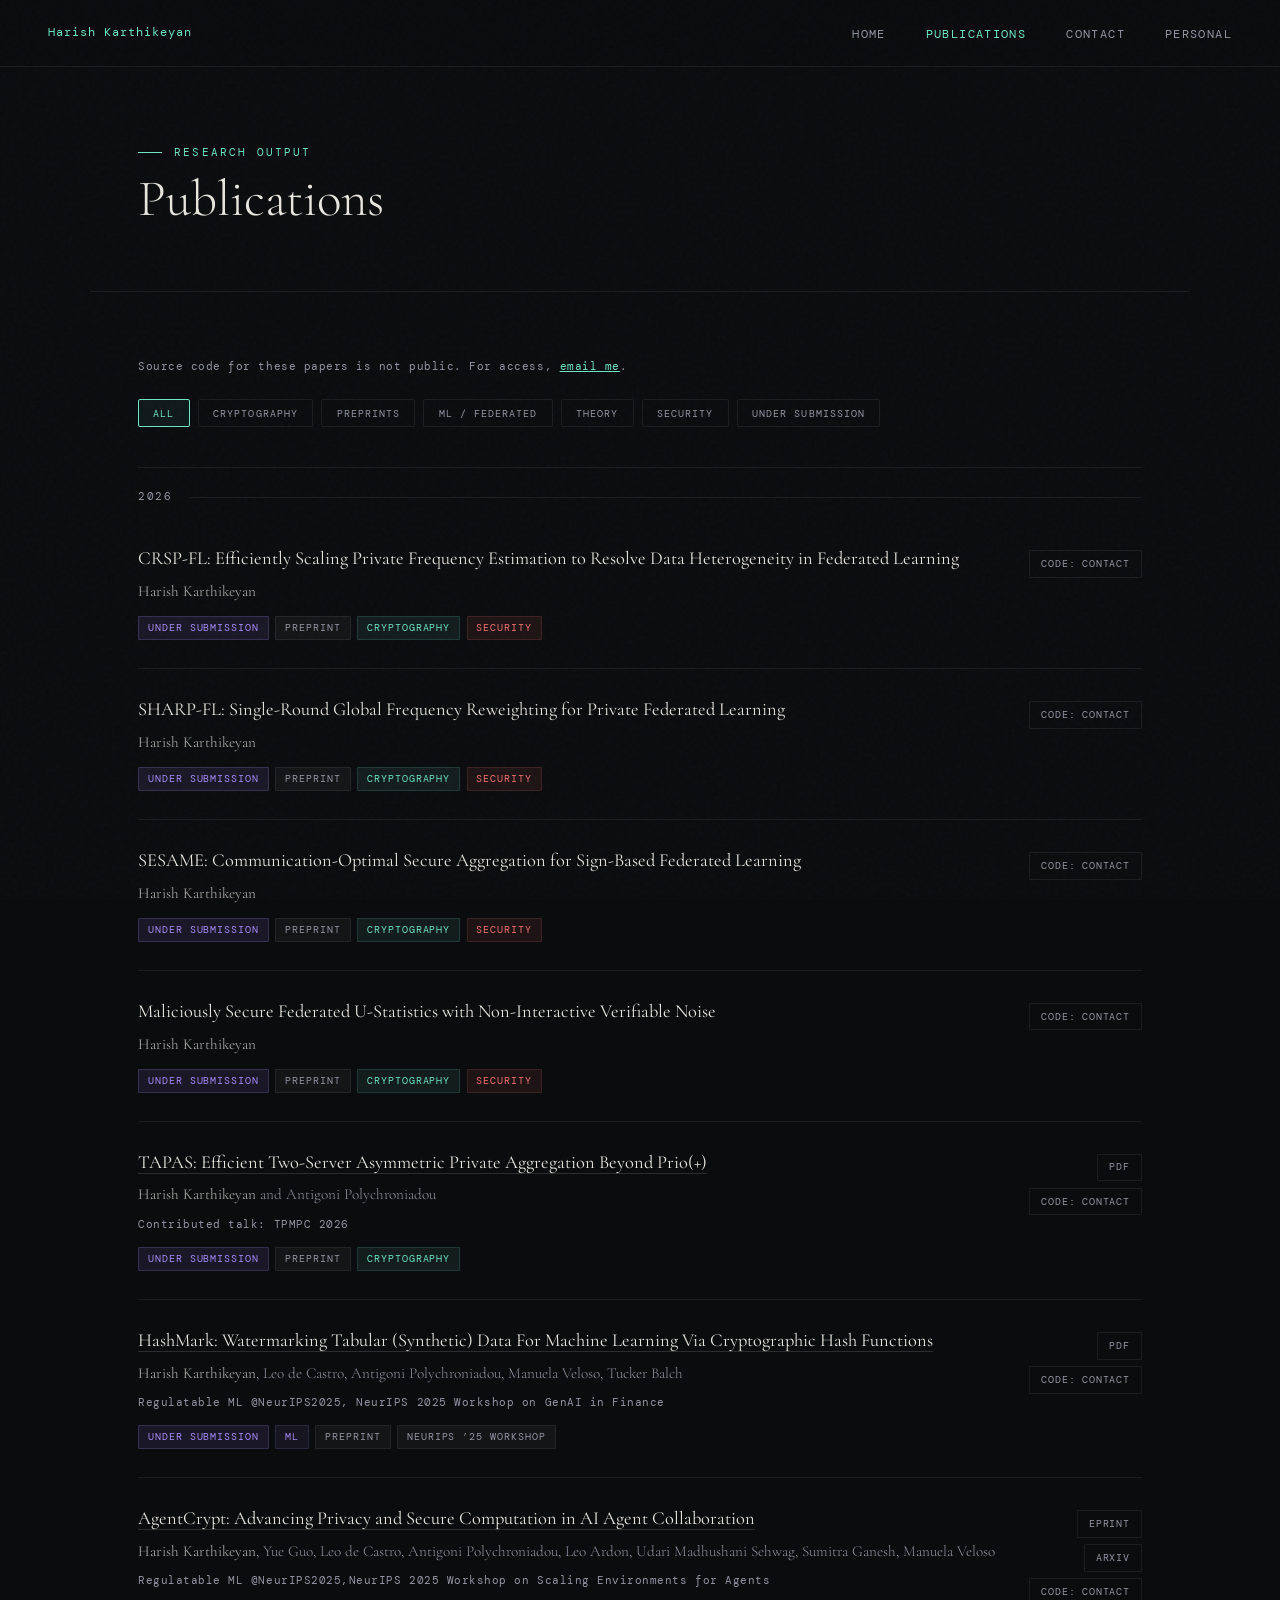
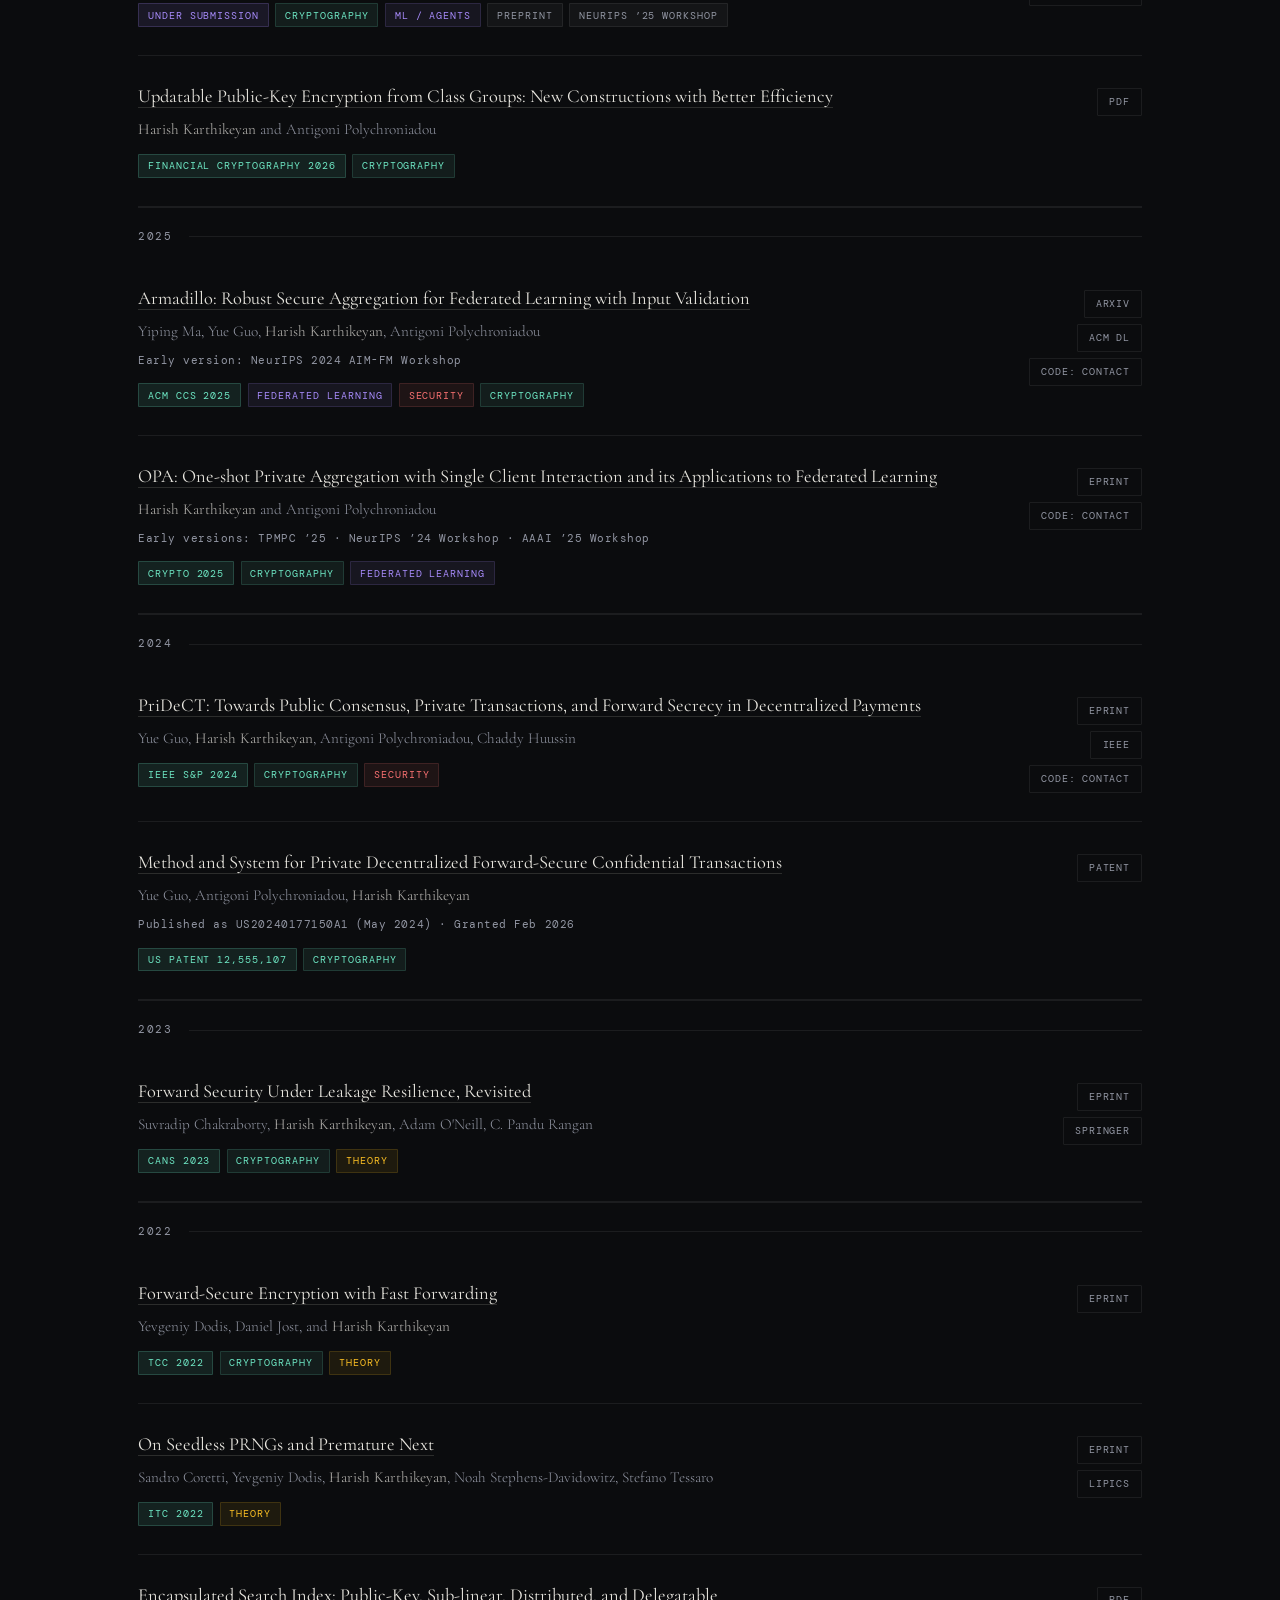
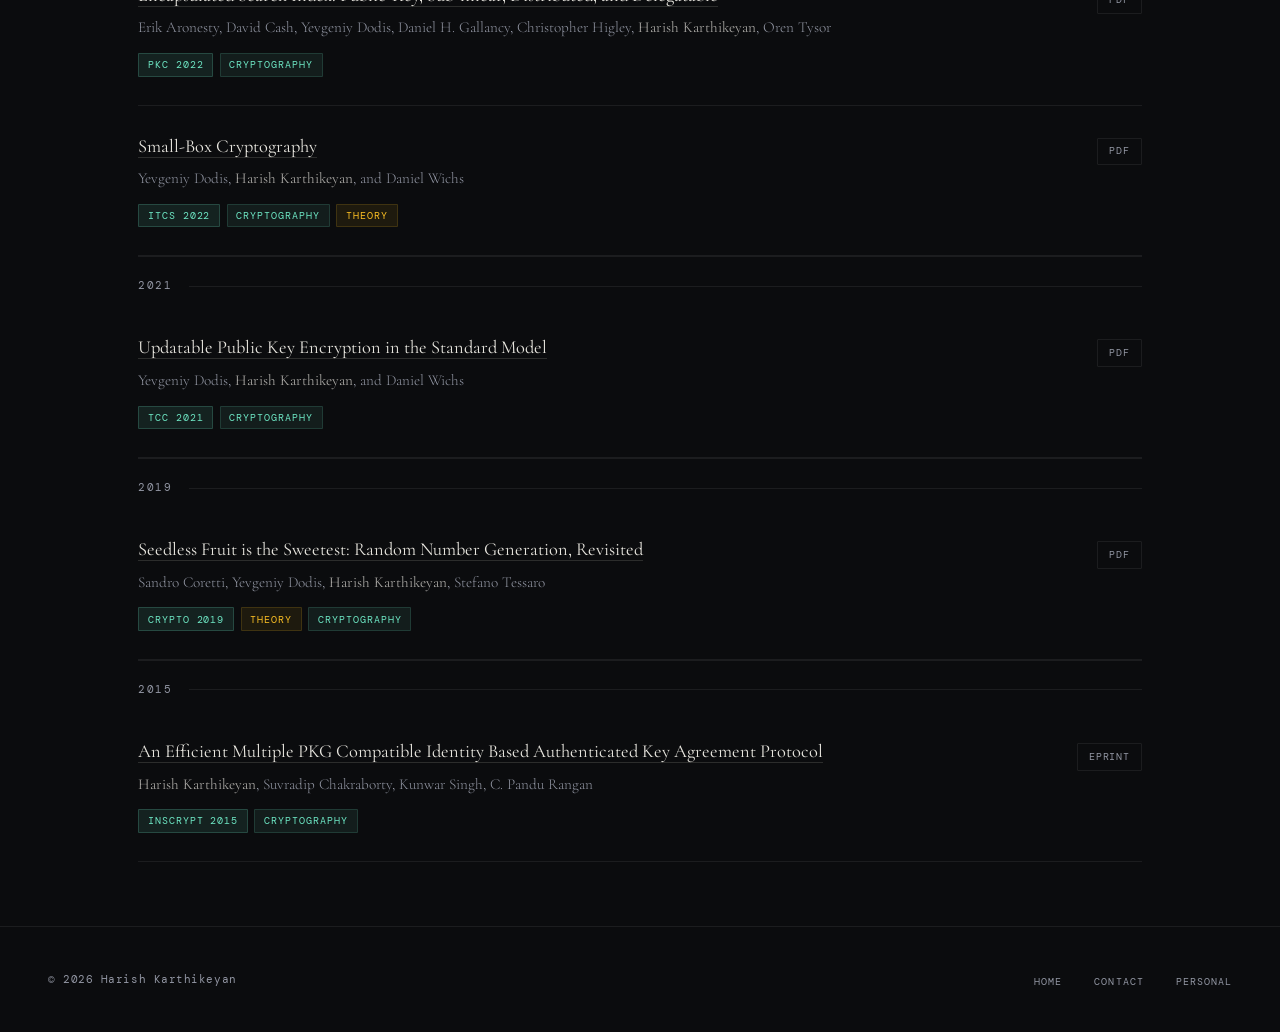
<file: publications.html>
<!DOCTYPE html>
<html lang="en">
<head>
  <meta charset="UTF-8" />
  <meta name="viewport" content="width=device-width, initial-scale=1.0" />
  <title>Publications — Harish Karthikeyan | Secure Aggregation, Cryptography, Federated Learning</title>
  <meta name="description" content="Publications by Harish Karthikeyan: secure aggregation, federated learning, post-quantum and applied cryptography, and privacy for AI agents. CRYPTO, IEEE S&amp;P, ACM CCS, TCC." />
  <meta property="og:title" content="Publications — Harish Karthikeyan" />
  <meta property="og:description" content="Publications by Harish Karthikeyan: secure aggregation, federated learning, post-quantum and applied cryptography, and privacy for AI agents. CRYPTO, IEEE S&amp;P, ACM CCS, TCC." />
  <meta property="og:image" content="https://harish-kar.github.io/home/Harish.jpg" />
  <meta property="og:url" content="https://harish-kar.github.io/home/publications.html" />
  <meta property="og:type" content="website" />
  <meta name="twitter:card" content="summary" />
  <link rel="canonical" href="https://harish-kar.github.io/home/publications.html" />
  <meta name="author" content="Harish Karthikeyan" />
  <meta name="robots" content="index, follow" />
  <meta property="og:site_name" content="Harish Karthikeyan" />
  <link rel="icon" href="favicon.svg" type="image/svg+xml" />
  <link rel="preconnect" href="https://fonts.googleapis.com" />
  <link rel="preconnect" href="https://fonts.gstatic.com" crossorigin />
  <link rel="stylesheet" href="style.css" />
  <style>
    /* ── FILTER BAR ── */
    .filter-bar {
      display: flex; gap: 0.5rem; flex-wrap: wrap;
      margin-bottom: 2.5rem;
    }

    .filter-btn {
      font-family: var(--mono);
      font-size: 0.65rem;
      letter-spacing: 0.1em;
      text-transform: uppercase;
      padding: 0.4rem 0.9rem;
      border: 1px solid var(--border);
      background: transparent;
      color: var(--muted);
      border-radius: 2px;
      cursor: pointer;
      transition: all 0.15s;
    }

    .filter-btn:hover { border-color: var(--text); color: var(--text); }
    .filter-btn.active { border-color: var(--accent); color: var(--accent); background: rgba(110,231,196,0.06); }

    /* ── YEAR GROUP ── */
    .year-group { margin-bottom: 0; }

    .year-heading {
      font-family: var(--mono);
      font-size: 0.7rem;
      letter-spacing: 0.15em;
      color: var(--muted);
      padding: 1.25rem 0 0.75rem;
      border-top: 1px solid var(--border);
      display: flex; align-items: center; gap: 1rem;
    }

    .year-heading::after {
      content: '';
      flex: 1; height: 1px;
      background: var(--border);
    }

    /* ── PUB CARD ── */
    .pub-card {
      display: grid;
      grid-template-columns: 1fr auto;
      gap: 1rem 2rem;
      padding: 1.75rem 0;
      border-bottom: 1px solid var(--border);
      align-items: start;
      transition: background 0.15s;
    }

    .pub-card:hover { background: rgba(255,255,255,0.015); }

    .pub-main { display: flex; flex-direction: column; gap: 0.5rem; }

    .pub-title {
      font-family: var(--serif);
      font-size: 1.15rem;
      font-weight: 400;
      line-height: 1.4;
      color: var(--text);
    }

    .pub-title a {
      color: inherit;
      text-decoration: none;
      border-bottom: 1px solid rgba(232,230,223,0.15);
      transition: border-color 0.2s, color 0.2s;
    }

    .pub-title a:hover { color: var(--accent); border-color: var(--accent); }

    .pub-authors {
      font-family: var(--serif);
      font-size: 0.95rem;
      font-weight: 300;
      color: var(--muted);
      line-height: 1.5;
    }

    .pub-authors strong {
      color: rgba(232,230,223,0.7);
      font-weight: 400;
    }

    .pub-sub {
      font-family: var(--mono);
      font-size: 0.66rem;
      letter-spacing: 0.05em;
      color: var(--muted);
      margin-top: 0.15rem;
    }

    .pub-tags {
      display: flex; flex-wrap: wrap; gap: 0.4rem;
      margin-top: 0.35rem;
      align-items: flex-start;
    }

    .tag {
      font-family: var(--mono);
      font-size: 0.6rem;
      letter-spacing: 0.1em;
      text-transform: uppercase;
      padding: 0.2rem 0.55rem;
      border-radius: 1px;
    }

    .tag-venue {
      background: rgba(110,231,196,0.1);
      color: var(--accent);
      border: 1px solid rgba(110,231,196,0.2);
    }

    .tag-submission {
      background: rgba(167,139,250,0.1);
      color: var(--accent2);
      border: 1px solid rgba(167,139,250,0.2);
    }

    .tag-workshop {
      background: rgba(255,255,255,0.04);
      color: var(--muted);
      border: 1px solid var(--border);
    }

    .tag-crypto { background: rgba(110,231,196,0.08); color: #6ee7c4; border: 1px solid rgba(110,231,196,0.15); }
    .tag-ml     { background: rgba(167,139,250,0.08); color: #a78bfa; border: 1px solid rgba(167,139,250,0.15); }
    .tag-sec    { background: rgba(248,113,113,0.08); color: #f87171; border: 1px solid rgba(248,113,113,0.15); }
    .tag-preprint { background: rgba(255,255,255,0.04); color: var(--muted); border: 1px solid var(--border); }
    .tag-theory { background: rgba(251,191,36,0.08);  color: #fbbf24; border: 1px solid rgba(251,191,36,0.15); }

    .pub-links {
      display: flex; flex-direction: column; gap: 0.4rem;
      align-items: flex-end;
      padding-top: 0.25rem;
      flex-shrink: 0;
    }

    .pub-link {
      font-family: var(--mono);
      font-size: 0.63rem;
      letter-spacing: 0.08em;
      text-transform: uppercase;
      color: var(--muted);
      text-decoration: none;
      padding: 0.3rem 0.7rem;
      border: 1px solid var(--border);
      border-radius: 1px;
      transition: all 0.15s;
      white-space: nowrap;
    }

    .pub-links:empty { display: none; }
    .pub-card:has(.pub-links:empty) { grid-template-columns: 1fr; }

    .pub-link:hover { border-color: var(--accent); color: var(--accent); }

    /* ── SUMMARY STRIP ── */
    .summary-strip {
      display: grid;
      grid-template-columns: repeat(4, 1fr);
      gap: 1.5px;
      background: var(--border);
      border: 1px solid var(--border);
      margin-bottom: 3.5rem;
    }

    .summary-cell {
      background: var(--surface);
      padding: 1.75rem 1.5rem;
      text-align: center;
    }

    .summary-num {
      font-family: var(--serif);
      font-size: 2.5rem;
      font-weight: 300;
      color: var(--accent);
      display: block;
      line-height: 1;
      margin-bottom: 0.4rem;
    }

    .summary-label {
      font-family: var(--mono);
      font-size: 0.63rem;
      letter-spacing: 0.1em;
      text-transform: uppercase;
      color: var(--muted);
    }

    @media (max-width: 700px) {
      .pub-card { grid-template-columns: 1fr; }
      .pub-links { flex-direction: row; flex-wrap: wrap; align-items: flex-start; }
      .summary-strip { grid-template-columns: repeat(2,1fr); }
    }
  </style>
  <script type="application/ld+json">
{
  "@context": "https://schema.org",
  "@type": "CollectionPage",
  "name": "Publications — Harish Karthikeyan",
  "url": "https://harish-kar.github.io/home/publications.html",
  "about": {
    "@type": "Person",
    "@id": "https://harish-kar.github.io/home/#person",
    "name": "Harish Karthikeyan"
  },
  "mainEntity": {
    "@type": "ItemList",
    "numberOfItems": 20,
    "itemListElement": [
      {
        "@type": "ListItem",
        "position": 1,
        "item": {
          "@type": "ScholarlyArticle",
          "headline": "CRSP-FL: Efficiently Scaling Private Frequency Estimation to Resolve Data Heterogeneity in Federated Learning",
          "name": "CRSP-FL: Efficiently Scaling Private Frequency Estimation to Resolve Data Heterogeneity in Federated Learning",
          "author": [
            {
              "@type": "Person",
              "name": "Harish Karthikeyan",
              "@id": "https://harish-kar.github.io/home/#person"
            }
          ],
          "creativeWorkStatus": "Under review"
        }
      },
      {
        "@type": "ListItem",
        "position": 2,
        "item": {
          "@type": "ScholarlyArticle",
          "headline": "SHARP-FL: Single-Round Global Frequency Reweighting for Private Federated Learning",
          "name": "SHARP-FL: Single-Round Global Frequency Reweighting for Private Federated Learning",
          "author": [
            {
              "@type": "Person",
              "name": "Harish Karthikeyan",
              "@id": "https://harish-kar.github.io/home/#person"
            }
          ],
          "creativeWorkStatus": "Under review"
        }
      },
      {
        "@type": "ListItem",
        "position": 3,
        "item": {
          "@type": "ScholarlyArticle",
          "headline": "SESAME: Communication-Optimal Secure Aggregation for Sign-Based Federated Learning",
          "name": "SESAME: Communication-Optimal Secure Aggregation for Sign-Based Federated Learning",
          "author": [
            {
              "@type": "Person",
              "name": "Harish Karthikeyan",
              "@id": "https://harish-kar.github.io/home/#person"
            }
          ],
          "creativeWorkStatus": "Under review"
        }
      },
      {
        "@type": "ListItem",
        "position": 4,
        "item": {
          "@type": "ScholarlyArticle",
          "headline": "Maliciously Secure Federated U-Statistics with Non-Interactive Verifiable Noise",
          "name": "Maliciously Secure Federated U-Statistics with Non-Interactive Verifiable Noise",
          "author": [
            {
              "@type": "Person",
              "name": "Harish Karthikeyan",
              "@id": "https://harish-kar.github.io/home/#person"
            }
          ],
          "creativeWorkStatus": "Under review"
        }
      },
      {
        "@type": "ListItem",
        "position": 5,
        "item": {
          "@type": "ScholarlyArticle",
          "headline": "TAPAS: Efficient Two-Server Asymmetric Private Aggregation Beyond Prio(+)",
          "name": "TAPAS: Efficient Two-Server Asymmetric Private Aggregation Beyond Prio(+)",
          "author": [
            {
              "@type": "Person",
              "name": "Harish Karthikeyan",
              "@id": "https://harish-kar.github.io/home/#person"
            },
            {
              "@type": "Person",
              "name": "Antigoni Polychroniadou"
            }
          ],
          "creativeWorkStatus": "Under review",
          "url": "https://eprint.iacr.org/2026/564",
          "sameAs": [
            "https://eprint.iacr.org/2026/564"
          ]
        }
      },
      {
        "@type": "ListItem",
        "position": 6,
        "item": {
          "@type": "ScholarlyArticle",
          "headline": "HashMark: Watermarking Tabular (Synthetic) Data For Machine Learning Via Cryptographic Hash Functions",
          "name": "HashMark: Watermarking Tabular (Synthetic) Data For Machine Learning Via Cryptographic Hash Functions",
          "author": [
            {
              "@type": "Person",
              "name": "Harish Karthikeyan",
              "@id": "https://harish-kar.github.io/home/#person"
            },
            {
              "@type": "Person",
              "name": "Leo de Castro"
            },
            {
              "@type": "Person",
              "name": "Antigoni Polychroniadou"
            },
            {
              "@type": "Person",
              "name": "Manuela Veloso"
            },
            {
              "@type": "Person",
              "name": "Tucker Balch"
            }
          ],
          "creativeWorkStatus": "Under review",
          "url": "https://openreview.net/pdf?id=jr4HnCrEaP",
          "sameAs": [
            "https://openreview.net/pdf?id=jr4HnCrEaP"
          ]
        }
      },
      {
        "@type": "ListItem",
        "position": 7,
        "item": {
          "@type": "ScholarlyArticle",
          "headline": "AgentCrypt: Advancing Privacy and Secure Computation in AI Agent Collaboration",
          "name": "AgentCrypt: Advancing Privacy and Secure Computation in AI Agent Collaboration",
          "author": [
            {
              "@type": "Person",
              "name": "Harish Karthikeyan",
              "@id": "https://harish-kar.github.io/home/#person"
            },
            {
              "@type": "Person",
              "name": "Yue Guo"
            },
            {
              "@type": "Person",
              "name": "Leo de Castro"
            },
            {
              "@type": "Person",
              "name": "Antigoni Polychroniadou"
            },
            {
              "@type": "Person",
              "name": "Leo Ardon"
            },
            {
              "@type": "Person",
              "name": "Udari Madhushani Sehwag"
            },
            {
              "@type": "Person",
              "name": "Sumitra Ganesh"
            },
            {
              "@type": "Person",
              "name": "Manuela Veloso"
            }
          ],
          "creativeWorkStatus": "Under review",
          "url": "https://eprint.iacr.org/2025/2216.pdf",
          "sameAs": [
            "https://eprint.iacr.org/2025/2216.pdf",
            "https://eprint.iacr.org/2025/2216",
            "https://arxiv.org/abs/2512.08104"
          ]
        }
      },
      {
        "@type": "ListItem",
        "position": 8,
        "item": {
          "@type": "ScholarlyArticle",
          "headline": "Updatable Public-Key Encryption from Class Groups: New Constructions with Better Efficiency",
          "name": "Updatable Public-Key Encryption from Class Groups: New Constructions with Better Efficiency",
          "author": [
            {
              "@type": "Person",
              "name": "Harish Karthikeyan",
              "@id": "https://harish-kar.github.io/home/#person"
            },
            {
              "@type": "Person",
              "name": "Antigoni Polychroniadou"
            }
          ],
          "publication": "Financial Cryptography 2026",
          "datePublished": "2026",
          "url": "https://ifca.ai/fc26/preproceedings/258.pdf",
          "sameAs": [
            "https://ifca.ai/fc26/preproceedings/258.pdf"
          ]
        }
      },
      {
        "@type": "ListItem",
        "position": 9,
        "item": {
          "@type": "ScholarlyArticle",
          "headline": "Armadillo: Robust Secure Aggregation for Federated Learning with Input Validation",
          "name": "Armadillo: Robust Secure Aggregation for Federated Learning with Input Validation",
          "author": [
            {
              "@type": "Person",
              "name": "Yiping Ma"
            },
            {
              "@type": "Person",
              "name": "Yue Guo"
            },
            {
              "@type": "Person",
              "name": "Harish Karthikeyan",
              "@id": "https://harish-kar.github.io/home/#person"
            },
            {
              "@type": "Person",
              "name": "Antigoni Polychroniadou"
            }
          ],
          "publication": "ACM CCS 2025",
          "datePublished": "2025",
          "url": "https://arxiv.org/abs/2511.10863",
          "sameAs": [
            "https://arxiv.org/abs/2511.10863",
            "https://doi.org/10.1145/3719027.3765216"
          ]
        }
      },
      {
        "@type": "ListItem",
        "position": 10,
        "item": {
          "@type": "ScholarlyArticle",
          "headline": "OPA: One-shot Private Aggregation with Single Client Interaction and its Applications to Federated Learning",
          "name": "OPA: One-shot Private Aggregation with Single Client Interaction and its Applications to Federated Learning",
          "author": [
            {
              "@type": "Person",
              "name": "Harish Karthikeyan",
              "@id": "https://harish-kar.github.io/home/#person"
            },
            {
              "@type": "Person",
              "name": "Antigoni Polychroniadou"
            }
          ],
          "publication": "CRYPTO 2025",
          "datePublished": "2025",
          "url": "https://eprint.iacr.org/2024/723",
          "sameAs": [
            "https://eprint.iacr.org/2024/723"
          ]
        }
      },
      {
        "@type": "ListItem",
        "position": 11,
        "item": {
          "@type": "ScholarlyArticle",
          "headline": "PriDeCT: Towards Public Consensus, Private Transactions, and Forward Secrecy in Decentralized Payments",
          "name": "PriDeCT: Towards Public Consensus, Private Transactions, and Forward Secrecy in Decentralized Payments",
          "author": [
            {
              "@type": "Person",
              "name": "Yue Guo"
            },
            {
              "@type": "Person",
              "name": "Harish Karthikeyan",
              "@id": "https://harish-kar.github.io/home/#person"
            },
            {
              "@type": "Person",
              "name": "Antigoni Polychroniadou"
            },
            {
              "@type": "Person",
              "name": "Chaddy Huussin"
            }
          ],
          "publication": "IEEE S&P 2024",
          "datePublished": "2024",
          "url": "https://eprint.iacr.org/2023/1948",
          "sameAs": [
            "https://eprint.iacr.org/2023/1948",
            "https://ieeexplore.ieee.org/document/10646828"
          ]
        }
      },
      {
        "@type": "ListItem",
        "position": 12,
        "item": {
          "@type": "ScholarlyArticle",
          "headline": "Method and System for Private Decentralized Forward-Secure Confidential Transactions",
          "name": "Method and System for Private Decentralized Forward-Secure Confidential Transactions",
          "author": [
            {
              "@type": "Person",
              "name": "Yue Guo"
            },
            {
              "@type": "Person",
              "name": "Antigoni Polychroniadou"
            },
            {
              "@type": "Person",
              "name": "Harish Karthikeyan",
              "@id": "https://harish-kar.github.io/home/#person"
            }
          ],
          "publication": "US Patent 12,555,107",
          "url": "https://patents.google.com/patent/US12555107B2",
          "sameAs": [
            "https://patents.google.com/patent/US12555107B2"
          ]
        }
      },
      {
        "@type": "ListItem",
        "position": 13,
        "item": {
          "@type": "ScholarlyArticle",
          "headline": "Forward Security Under Leakage Resilience, Revisited",
          "name": "Forward Security Under Leakage Resilience, Revisited",
          "author": [
            {
              "@type": "Person",
              "name": "Suvradip Chakraborty"
            },
            {
              "@type": "Person",
              "name": "Harish Karthikeyan",
              "@id": "https://harish-kar.github.io/home/#person"
            },
            {
              "@type": "Person",
              "name": "Adam O'Neill"
            },
            {
              "@type": "Person",
              "name": "C. Pandu Rangan"
            }
          ],
          "publication": "CANS 2023",
          "datePublished": "2023",
          "url": "https://eprint.iacr.org/2020/736",
          "sameAs": [
            "https://eprint.iacr.org/2020/736",
            "https://doi.org/10.1007/978-981-99-7563-1_1"
          ]
        }
      },
      {
        "@type": "ListItem",
        "position": 14,
        "item": {
          "@type": "ScholarlyArticle",
          "headline": "Forward-Secure Encryption with Fast Forwarding",
          "name": "Forward-Secure Encryption with Fast Forwarding",
          "author": [
            {
              "@type": "Person",
              "name": "Yevgeniy Dodis"
            },
            {
              "@type": "Person",
              "name": "Daniel Jost"
            },
            {
              "@type": "Person",
              "name": "Harish Karthikeyan",
              "@id": "https://harish-kar.github.io/home/#person"
            }
          ],
          "publication": "TCC 2022",
          "datePublished": "2022",
          "url": "https://eprint.iacr.org/2022/1233",
          "sameAs": [
            "https://eprint.iacr.org/2022/1233"
          ]
        }
      },
      {
        "@type": "ListItem",
        "position": 15,
        "item": {
          "@type": "ScholarlyArticle",
          "headline": "On Seedless PRNGs and Premature Next",
          "name": "On Seedless PRNGs and Premature Next",
          "author": [
            {
              "@type": "Person",
              "name": "Sandro Coretti"
            },
            {
              "@type": "Person",
              "name": "Yevgeniy Dodis"
            },
            {
              "@type": "Person",
              "name": "Harish Karthikeyan",
              "@id": "https://harish-kar.github.io/home/#person"
            },
            {
              "@type": "Person",
              "name": "Noah Stephens-Davidowitz"
            },
            {
              "@type": "Person",
              "name": "Stefano Tessaro"
            }
          ],
          "publication": "ITC 2022",
          "datePublished": "2022",
          "url": "https://eprint.iacr.org/2022/558",
          "sameAs": [
            "https://eprint.iacr.org/2022/558",
            "https://doi.org/10.4230/LIPIcs.ITC.2022.9"
          ]
        }
      },
      {
        "@type": "ListItem",
        "position": 16,
        "item": {
          "@type": "ScholarlyArticle",
          "headline": "Encapsulated Search Index: Public-Key, Sub-linear, Distributed, and Delegatable",
          "name": "Encapsulated Search Index: Public-Key, Sub-linear, Distributed, and Delegatable",
          "author": [
            {
              "@type": "Person",
              "name": "Erik Aronesty"
            },
            {
              "@type": "Person",
              "name": "David Cash"
            },
            {
              "@type": "Person",
              "name": "Yevgeniy Dodis"
            },
            {
              "@type": "Person",
              "name": "Daniel H. Gallancy"
            },
            {
              "@type": "Person",
              "name": "Christopher Higley"
            },
            {
              "@type": "Person",
              "name": "Harish Karthikeyan",
              "@id": "https://harish-kar.github.io/home/#person"
            },
            {
              "@type": "Person",
              "name": "Oren Tysor"
            }
          ],
          "publication": "PKC 2022",
          "datePublished": "2022",
          "url": "https://cs.nyu.edu/~dodis/ps/esi.pdf",
          "sameAs": [
            "https://cs.nyu.edu/~dodis/ps/esi.pdf"
          ]
        }
      },
      {
        "@type": "ListItem",
        "position": 17,
        "item": {
          "@type": "ScholarlyArticle",
          "headline": "Small-Box Cryptography",
          "name": "Small-Box Cryptography",
          "author": [
            {
              "@type": "Person",
              "name": "Yevgeniy Dodis"
            },
            {
              "@type": "Person",
              "name": "Harish Karthikeyan",
              "@id": "https://harish-kar.github.io/home/#person"
            },
            {
              "@type": "Person",
              "name": "Daniel Wichs"
            }
          ],
          "publication": "ITCS 2022",
          "datePublished": "2022",
          "url": "https://cs.nyu.edu/~dodis/ps/smallbox.pdf",
          "sameAs": [
            "https://cs.nyu.edu/~dodis/ps/smallbox.pdf"
          ]
        }
      },
      {
        "@type": "ListItem",
        "position": 18,
        "item": {
          "@type": "ScholarlyArticle",
          "headline": "Updatable Public Key Encryption in the Standard Model",
          "name": "Updatable Public Key Encryption in the Standard Model",
          "author": [
            {
              "@type": "Person",
              "name": "Yevgeniy Dodis"
            },
            {
              "@type": "Person",
              "name": "Harish Karthikeyan",
              "@id": "https://harish-kar.github.io/home/#person"
            },
            {
              "@type": "Person",
              "name": "Daniel Wichs"
            }
          ],
          "publication": "TCC 2021",
          "datePublished": "2021",
          "url": "https://cs.nyu.edu/~dodis/ps/upke.pdf",
          "sameAs": [
            "https://cs.nyu.edu/~dodis/ps/upke.pdf"
          ]
        }
      },
      {
        "@type": "ListItem",
        "position": 19,
        "item": {
          "@type": "ScholarlyArticle",
          "headline": "Seedless Fruit is the Sweetest: Random Number Generation, Revisited",
          "name": "Seedless Fruit is the Sweetest: Random Number Generation, Revisited",
          "author": [
            {
              "@type": "Person",
              "name": "Sandro Coretti"
            },
            {
              "@type": "Person",
              "name": "Yevgeniy Dodis"
            },
            {
              "@type": "Person",
              "name": "Harish Karthikeyan",
              "@id": "https://harish-kar.github.io/home/#person"
            },
            {
              "@type": "Person",
              "name": "Stefano Tessaro"
            }
          ],
          "publication": "CRYPTO 2019",
          "datePublished": "2019",
          "url": "https://eprint.iacr.org/2019/198.pdf",
          "sameAs": [
            "https://eprint.iacr.org/2019/198.pdf"
          ]
        }
      },
      {
        "@type": "ListItem",
        "position": 20,
        "item": {
          "@type": "ScholarlyArticle",
          "headline": "An Efficient Multiple PKG Compatible Identity Based Authenticated Key Agreement Protocol",
          "name": "An Efficient Multiple PKG Compatible Identity Based Authenticated Key Agreement Protocol",
          "author": [
            {
              "@type": "Person",
              "name": "Harish Karthikeyan",
              "@id": "https://harish-kar.github.io/home/#person"
            },
            {
              "@type": "Person",
              "name": "Suvradip Chakraborty"
            },
            {
              "@type": "Person",
              "name": "Kunwar Singh"
            },
            {
              "@type": "Person",
              "name": "C. Pandu Rangan"
            }
          ],
          "publication": "Inscrypt 2015",
          "datePublished": "2015",
          "url": "https://eprint.iacr.org/2015/1012.pdf",
          "sameAs": [
            "https://eprint.iacr.org/2015/1012.pdf"
          ]
        }
      }
    ]
  }
}
  </script>
</head>
<body>

<nav>
  <a href="index.html" class="nav-logo">Harish Karthikeyan</a>
  <ul class="nav-links">
    <li><a href="index.html">Home</a></li>
    <li><a href="publications.html" class="active">Publications</a></li>
    <li><a href="contact.html">Contact</a></li>
    <li><a href="personal.html">Personal</a></li>
  </ul>
</nav>

<div class="page-header fade-up fade-up-1">
  <p class="page-eyebrow">Research Output</p>
  <h1>Publications</h1>
</div>

<div class="section fade-up fade-up-2">
  <!-- Summary strip -->
  <!-- <div class="summary-strip">
    <div class="summary-cell">
      <span class="summary-num">15+</span>
      <span class="summary-label">Total Papers</span>
    </div>
    <div class="summary-cell">
      <span class="summary-num">5</span>
      <span class="summary-label">Top Venues</span>
    </div>
    <div class="summary-cell">
      <span class="summary-num">2</span>
      <span class="summary-label">Preprints</span>
    </div>
    <div class="summary-cell">
      <span class="summary-num">2026</span>
      <span class="summary-label">Most Recent</span>
    </div>
  </div> -->

  <!-- Filter -->
  <p class="pub-sub" style="margin-bottom:1.5rem;">Source code for these papers is not public. For access, <a href="mailto:harish@nyu.edu?subject=Source%20code%20request" style="color:var(--accent);">email me</a>.</p>
  <div class="filter-bar">
    <button class="filter-btn active" aria-pressed="true" onclick="filterPubs('all', this)">All</button>
    <button class="filter-btn" aria-pressed="false" onclick="filterPubs('crypto', this)">Cryptography</button>
    <button class="filter-btn" aria-pressed="false" onclick="filterPubs('preprint', this)">Preprints</button>
    <button class="filter-btn" aria-pressed="false" onclick="filterPubs('ml', this)">ML / Federated</button>
    <button class="filter-btn" aria-pressed="false" onclick="filterPubs('theory', this)">Theory</button>
    <button class="filter-btn" aria-pressed="false" onclick="filterPubs('sec', this)">Security</button>
    <button class="filter-btn" aria-pressed="false" onclick="filterPubs('submission', this)">Under Submission</button>
  </div>

  <!-- 2026 -->
  <div class="year-group">
    <div class="year-heading">2026</div>
    <div class="pub-card" data-tags="crypto preprint sec submission">
      <div class="pub-main">
        <p class="pub-title">CRSP-FL: Efficiently Scaling Private Frequency Estimation to Resolve Data Heterogeneity in Federated Learning</p>
        <p class="pub-authors"><strong>Harish Karthikeyan</strong></p>
        <div class="pub-tags">
          <span class="tag tag-submission">Under Submission</span>
          <span class="tag tag-preprint">Preprint</span>
          <span class="tag tag-crypto">Cryptography</span>
          <span class="tag tag-sec">Security</span>
        </div>
      </div>
      <div class="pub-links">
        <a href="mailto:harish@nyu.edu?subject=Source%20code%20request%3A%20CRSP-FL" class="pub-link" title="Source code is not public; email to request access">Code: contact</a>
      </div>
    </div>

        <div class="pub-card" data-tags="crypto preprint sec submission">
      <div class="pub-main">
        <p class="pub-title">SHARP-FL: Single-Round Global Frequency Reweighting for Private Federated Learning</p>
        <p class="pub-authors"><strong>Harish Karthikeyan</strong></p>
        <div class="pub-tags">
          <span class="tag tag-submission">Under Submission</span>
          <span class="tag tag-preprint">Preprint</span>
          <span class="tag tag-crypto">Cryptography</span>
          <span class="tag tag-sec">Security</span>
        </div>
      </div>
      <div class="pub-links">
        <a href="mailto:harish@nyu.edu?subject=Source%20code%20request%3A%20SHARP-FL" class="pub-link" title="Source code is not public; email to request access">Code: contact</a>
      </div>
    </div>

        <div class="pub-card" data-tags="crypto preprint sec submission">
      <div class="pub-main">
        <p class="pub-title">SESAME: Communication-Optimal Secure Aggregation for Sign-Based Federated Learning</p>
        <p class="pub-authors"><strong>Harish Karthikeyan</strong></p>
        <div class="pub-tags">
          <span class="tag tag-submission">Under Submission</span>
          <span class="tag tag-preprint">Preprint</span>
          <span class="tag tag-crypto">Cryptography</span>
          <span class="tag tag-sec">Security</span>
        </div>
      </div>
      <div class="pub-links">
        <a href="mailto:harish@nyu.edu?subject=Source%20code%20request%3A%20SESAME" class="pub-link" title="Source code is not public; email to request access">Code: contact</a>
      </div>
    </div>
    
    <div class="pub-card" data-tags="crypto preprint sec submission">
      <div class="pub-main">
        <p class="pub-title">Maliciously Secure Federated U-Statistics with Non-Interactive Verifiable Noise</p>
        <p class="pub-authors"><strong>Harish Karthikeyan</strong></p>
        <div class="pub-tags">
          <span class="tag tag-submission">Under Submission</span>
          <span class="tag tag-preprint">Preprint</span>
          <span class="tag tag-crypto">Cryptography</span>
          <span class="tag tag-sec">Security</span>
        </div>
      </div>
      <div class="pub-links">
        <a href="mailto:harish@nyu.edu?subject=Source%20code%20request%3A%20Federated%20U-Statistics" class="pub-link" title="Source code is not public; email to request access">Code: contact</a>
      </div>
    </div>

    <div class="pub-card" data-tags="crypto preprint submission">
      <div class="pub-main">
        <p class="pub-title"><a href="https://eprint.iacr.org/2026/564" target="_blank">TAPAS: Efficient Two-Server Asymmetric Private Aggregation Beyond Prio(+)</a></p>
        <p class="pub-authors"><strong>Harish Karthikeyan</strong> and Antigoni Polychroniadou</p>
        <p class="pub-sub">Contributed talk: TPMPC 2026</p>
        <div class="pub-tags">
          <span class="tag tag-submission">Under Submission</span>
          <span class="tag tag-preprint">Preprint</span>
          <span class="tag tag-crypto">Cryptography</span>
        </div>
      </div>
      <div class="pub-links">
        <a href="https://eprint.iacr.org/2026/564" target="_blank" rel="noopener" class="pub-link">PDF</a>
        <a href="mailto:harish@nyu.edu?subject=Source%20code%20request%3A%20TAPAS" class="pub-link" title="Source code is not public; email to request access">Code: contact</a>
      </div>
    </div>


    <div class="pub-card" data-tags="ml preprint submission">
      <div class="pub-main">
        <p class="pub-title"><a href="https://openreview.net/pdf?id=jr4HnCrEaP" target="_blank">HashMark: Watermarking Tabular (Synthetic) Data For Machine Learning Via Cryptographic Hash Functions</a></p>
        <p class="pub-authors"><strong>Harish Karthikeyan</strong>, Leo de Castro, Antigoni Polychroniadou, Manuela Veloso, Tucker Balch</p>
        <p class="pub-sub">Regulatable ML @NeurIPS2025, NeurIPS 2025 Workshop on GenAI in Finance</p>
        <div class="pub-tags">
          <span class="tag tag-submission">Under Submission</span>
          <span class="tag tag-ml">ML</span>
          <span class="tag tag-preprint">Preprint</span>
          <span class="tag tag-workshop">NeurIPS &rsquo;25 Workshop</span>
        </div>
      </div>
      <div class="pub-links">
        <a href="https://openreview.net/pdf?id=jr4HnCrEaP" target="_blank" rel="noopener" class="pub-link">PDF</a>
        <a href="mailto:harish@nyu.edu?subject=Source%20code%20request%3A%20HashMark" class="pub-link" title="Source code is not public; email to request access">Code: contact</a>
      </div>
    </div>

    <div class="pub-card" data-tags="ml crypto preprint submission">
      <div class="pub-main">
        <p class="pub-title"><a href="https://eprint.iacr.org/2025/2216.pdf" target="_blank">AgentCrypt: Advancing Privacy and Secure Computation in AI Agent Collaboration</a></p>
        <p class="pub-authors"><strong>Harish Karthikeyan</strong>, Yue Guo, Leo de Castro, Antigoni Polychroniadou, Leo Ardon, Udari Madhushani Sehwag, Sumitra Ganesh, Manuela Veloso</p>
        <p class="pub-sub">Regulatable ML @NeurIPS2025,NeurIPS 2025 Workshop on Scaling Environments for Agents</p>
        <div class="pub-tags">
          <span class="tag tag-submission">Under Submission</span>
          <span class="tag tag-crypto">Cryptography</span>
          <span class="tag tag-ml">ML / Agents</span>
          <span class="tag tag-preprint">Preprint</span>
          <span class="tag tag-workshop">NeurIPS &rsquo;25 Workshop</span>
        </div>
      </div>
      <div class="pub-links">
        <a href="https://eprint.iacr.org/2025/2216" target="_blank" rel="noopener" class="pub-link">ePrint</a>
        <a href="https://arxiv.org/abs/2512.08104" target="_blank" rel="noopener" class="pub-link">arXiv</a>
        <a href="mailto:harish@nyu.edu?subject=Source%20code%20request%3A%20AgentCrypt" class="pub-link" title="Source code is not public; email to request access">Code: contact</a>
      </div>
    </div>

    <div class="pub-card" data-tags="crypto">
      <div class="pub-main">
        <p class="pub-title"><a href="https://ifca.ai/fc26/preproceedings/258.pdf" target="_blank">Updatable Public-Key Encryption from Class Groups: New Constructions with Better Efficiency</a></p>
        <p class="pub-authors"><strong>Harish Karthikeyan</strong> and Antigoni Polychroniadou</p>
        <div class="pub-tags">
          <span class="tag tag-venue">Financial Cryptography 2026</span>
          <span class="tag tag-crypto">Cryptography</span>
        </div>
      </div>
      <div class="pub-links">
        <a href="https://ifca.ai/fc26/preproceedings/258.pdf" target="_blank" rel="noopener" class="pub-link">PDF</a>
      </div>
    </div>
  </div>

  <!-- 2025 -->
  <div class="year-group">
    <div class="year-heading">2025</div>

    <div class="pub-card" data-tags="ml crypto sec">
      <div class="pub-main">
        <p class="pub-title"><a href="https://arxiv.org/abs/2511.10863" target="_blank" rel="noopener">Armadillo: Robust Secure Aggregation for Federated Learning with Input Validation</a></p>
        <p class="pub-authors">Yiping Ma, Yue Guo, <strong>Harish Karthikeyan</strong>, Antigoni Polychroniadou</p>
        <p class="pub-sub">Early version: NeurIPS 2024 AIM-FM Workshop</p>
        <div class="pub-tags">
          <span class="tag tag-venue">ACM CCS 2025</span>
          <span class="tag tag-ml">Federated Learning</span>
          <span class="tag tag-sec">Security</span>
          <span class="tag tag-crypto">Cryptography</span>
        </div>
      </div>
      <div class="pub-links">
        <a href="https://arxiv.org/abs/2511.10863" target="_blank" rel="noopener" class="pub-link">arXiv</a>
        <a href="https://doi.org/10.1145/3719027.3765216" target="_blank" rel="noopener" class="pub-link">ACM DL</a>
        <a href="mailto:harish@nyu.edu?subject=Source%20code%20request%3A%20Armadillo" class="pub-link" title="Source code is not public; email to request access">Code: contact</a>
      </div>
    </div>

    <div class="pub-card" data-tags="ml crypto">
      <div class="pub-main">
        <p class="pub-title"><a href="https://eprint.iacr.org/2024/723" target="_blank">OPA: One-shot Private Aggregation with Single Client Interaction and its Applications to Federated Learning</a></p>
        <p class="pub-authors"><strong>Harish Karthikeyan</strong> and Antigoni Polychroniadou</p>
        <p class="pub-sub">Early versions: TPMPC &rsquo;25 · NeurIPS &rsquo;24 Workshop · AAAI &rsquo;25 Workshop</p>
        <div class="pub-tags">
          <span class="tag tag-venue">CRYPTO 2025</span>
          <span class="tag tag-crypto">Cryptography</span>
          <span class="tag tag-ml">Federated Learning</span>
        </div>
      </div>
      <div class="pub-links">
        <a href="https://eprint.iacr.org/2024/723" target="_blank" rel="noopener" class="pub-link">ePrint</a>
        <a href="mailto:harish@nyu.edu?subject=Source%20code%20request%3A%20OPA" class="pub-link" title="Source code is not public; email to request access">Code: contact</a>
      </div>
    </div>
  </div>

  <!-- 2024 -->
  <div class="year-group">
    <div class="year-heading">2024</div>

    <div class="pub-card" data-tags="crypto sec">
      <div class="pub-main">
        <p class="pub-title"><a href="https://eprint.iacr.org/2023/1948" target="_blank" rel="noopener">PriDeCT: Towards Public Consensus, Private Transactions, and Forward Secrecy in Decentralized Payments</a></p>
        <p class="pub-authors">Yue Guo, <strong>Harish Karthikeyan</strong>, Antigoni Polychroniadou, Chaddy Huussin</p>
        <div class="pub-tags">
          <span class="tag tag-venue">IEEE S&amp;P 2024</span>
          <span class="tag tag-crypto">Cryptography</span>
          <span class="tag tag-sec">Security</span>
        </div>
      </div>
      <div class="pub-links">
        <a href="https://eprint.iacr.org/2023/1948" target="_blank" rel="noopener" class="pub-link">ePrint</a>
        <a href="https://ieeexplore.ieee.org/document/10646828" target="_blank" rel="noopener" class="pub-link">IEEE</a>
        <a href="mailto:harish@nyu.edu?subject=Source%20code%20request%3A%20PriDe%20CT" class="pub-link" title="Source code is not public; email to request access">Code: contact</a>
      </div>
    </div>

    <div class="pub-card" data-tags="crypto sec">
      <div class="pub-main">
        <p class="pub-title"><a href="https://patents.google.com/patent/US12555107B2" target="_blank" rel="noopener">Method and System for Private Decentralized Forward-Secure Confidential Transactions</a></p>
        <p class="pub-authors">Yue Guo, Antigoni Polychroniadou, <strong>Harish Karthikeyan</strong></p>
        <p class="pub-sub">Published as US20240177150A1 (May 2024) · Granted Feb 2026</p>
        <div class="pub-tags">
          <span class="tag tag-venue">US Patent 12,555,107</span>
          <span class="tag tag-crypto">Cryptography</span>
        </div>
      </div>
      <div class="pub-links">
        <a href="https://patents.google.com/patent/US12555107B2" target="_blank" rel="noopener" class="pub-link">Patent</a>
      </div>
    </div>
  </div>

  <!-- 2023 -->
  <div class="year-group">
    <div class="year-heading">2023</div>

    <div class="pub-card" data-tags="crypto theory">
      <div class="pub-main">
        <p class="pub-title"><a href="https://eprint.iacr.org/2020/736" target="_blank" rel="noopener">Forward Security Under Leakage Resilience, Revisited</a></p>
        <p class="pub-authors">Suvradip Chakraborty, <strong>Harish Karthikeyan</strong>, Adam O'Neill, C. Pandu Rangan</p>
        <div class="pub-tags">
          <span class="tag tag-venue">CANS 2023</span>
          <span class="tag tag-crypto">Cryptography</span>
          <span class="tag tag-theory">Theory</span>
        </div>
      </div>
      <div class="pub-links">
        <a href="https://eprint.iacr.org/2020/736" target="_blank" rel="noopener" class="pub-link">ePrint</a>
        <a href="https://doi.org/10.1007/978-981-99-7563-1_1" target="_blank" rel="noopener" class="pub-link">Springer</a>
      </div>
    </div>
  </div>

  <!-- 2022 -->
  <div class="year-group">
    <div class="year-heading">2022</div>

    <div class="pub-card" data-tags="crypto theory">
      <div class="pub-main">
        <p class="pub-title"><a href="https://eprint.iacr.org/2022/1233" target="_blank" rel="noopener">Forward-Secure Encryption with Fast Forwarding</a></p>
        <p class="pub-authors">Yevgeniy Dodis, Daniel Jost, and <strong>Harish Karthikeyan</strong></p>
        <div class="pub-tags">
          <span class="tag tag-venue">TCC 2022</span>
          <span class="tag tag-crypto">Cryptography</span>
          <span class="tag tag-theory">Theory</span>
        </div>
      </div>
      <div class="pub-links">
        <a href="https://eprint.iacr.org/2022/1233" target="_blank" rel="noopener" class="pub-link">ePrint</a>
      </div>
    </div>

    <div class="pub-card" data-tags="theory crypto">
      <div class="pub-main">
        <p class="pub-title"><a href="https://eprint.iacr.org/2022/558" target="_blank" rel="noopener">On Seedless PRNGs and Premature Next</a></p>
        <p class="pub-authors">Sandro Coretti, Yevgeniy Dodis, <strong>Harish Karthikeyan</strong>, Noah Stephens-Davidowitz, Stefano Tessaro</p>
        <div class="pub-tags">
          <span class="tag tag-venue">ITC 2022</span>
          <span class="tag tag-theory">Theory</span>
        </div>
      </div>
      <div class="pub-links">
        <a href="https://eprint.iacr.org/2022/558" target="_blank" rel="noopener" class="pub-link">ePrint</a>
        <a href="https://doi.org/10.4230/LIPIcs.ITC.2022.9" target="_blank" rel="noopener" class="pub-link">LIPIcs</a>
      </div>
    </div>

    <div class="pub-card" data-tags="crypto">
      <div class="pub-main">
        <p class="pub-title"><a href="https://cs.nyu.edu/~dodis/ps/esi.pdf" target="_blank">Encapsulated Search Index: Public-Key, Sub-linear, Distributed, and Delegatable</a></p>
        <p class="pub-authors">Erik Aronesty, David Cash, Yevgeniy Dodis, Daniel H. Gallancy, Christopher Higley, <strong>Harish Karthikeyan</strong>, Oren Tysor</p>
        <div class="pub-tags">
          <span class="tag tag-venue">PKC 2022</span>
          <span class="tag tag-crypto">Cryptography</span>
        </div>
      </div>
      <div class="pub-links">
        <a href="https://cs.nyu.edu/~dodis/ps/esi.pdf" target="_blank" rel="noopener" class="pub-link">PDF</a>
      </div>
    </div>

    <div class="pub-card" data-tags="crypto theory">
      <div class="pub-main">
        <p class="pub-title"><a href="https://cs.nyu.edu/~dodis/ps/smallbox.pdf" target="_blank">Small-Box Cryptography</a></p>
        <p class="pub-authors">Yevgeniy Dodis, <strong>Harish Karthikeyan</strong>, and Daniel Wichs</p>
        <div class="pub-tags">
          <span class="tag tag-venue">ITCS 2022</span>
          <span class="tag tag-crypto">Cryptography</span>
          <span class="tag tag-theory">Theory</span>
        </div>
      </div>
      <div class="pub-links">
        <a href="https://cs.nyu.edu/~dodis/ps/smallbox.pdf" target="_blank" rel="noopener" class="pub-link">PDF</a>
      </div>
    </div>
  </div>

  <!-- 2021 -->
  <div class="year-group">
    <div class="year-heading">2021</div>

    <div class="pub-card" data-tags="crypto theory">
      <div class="pub-main">
        <p class="pub-title"><a href="https://cs.nyu.edu/~dodis/ps/upke.pdf" target="_blank">Updatable Public Key Encryption in the Standard Model</a></p>
        <p class="pub-authors">Yevgeniy Dodis, <strong>Harish Karthikeyan</strong>, and Daniel Wichs</p>
        <div class="pub-tags">
          <span class="tag tag-venue">TCC 2021</span>
          <span class="tag tag-crypto">Cryptography</span>
        </div>
      </div>
      <div class="pub-links">
        <a href="https://cs.nyu.edu/~dodis/ps/upke.pdf" target="_blank" rel="noopener" class="pub-link">PDF</a>
      </div>
    </div>
  </div>

  <!-- 2019 -->
  <div class="year-group">
    <div class="year-heading">2019</div>

    <div class="pub-card" data-tags="theory crypto">
      <div class="pub-main">
        <p class="pub-title"><a href="https://eprint.iacr.org/2019/198.pdf" target="_blank">Seedless Fruit is the Sweetest: Random Number Generation, Revisited</a></p>
        <p class="pub-authors">Sandro Coretti, Yevgeniy Dodis, <strong>Harish Karthikeyan</strong>, Stefano Tessaro</p>
        <div class="pub-tags">
          <span class="tag tag-venue">CRYPTO 2019</span>
          <span class="tag tag-theory">Theory</span>
          <span class="tag tag-crypto">Cryptography</span>
        </div>
      </div>
      <div class="pub-links">
        <a href="https://eprint.iacr.org/2019/198.pdf" target="_blank" rel="noopener" class="pub-link">PDF</a>
      </div>
    </div>
  </div>

  <!-- 2015 -->
  <div class="year-group">
    <div class="year-heading">2015</div>

    <div class="pub-card" data-tags="crypto">
      <div class="pub-main">
        <p class="pub-title"><a href="https://eprint.iacr.org/2015/1012.pdf" target="_blank">An Efficient Multiple PKG Compatible Identity Based Authenticated Key Agreement Protocol</a></p>
        <p class="pub-authors"><strong>Harish Karthikeyan</strong>, Suvradip Chakraborty, Kunwar Singh, C. Pandu Rangan</p>
                <div class="pub-tags">
          <span class="tag tag-venue">Inscrypt 2015</span>
          <span class="tag tag-crypto">Cryptography</span>
        </div>
      </div>
      <div class="pub-links">
        <a href="https://eprint.iacr.org/2015/1012.pdf" target="_blank" rel="noopener" class="pub-link">ePrint</a>
      </div>
    </div>
  </div>

</div><!-- end section -->

<footer>
  <p class="footer-text">&copy; 2026 Harish Karthikeyan</p>
  <ul class="footer-links">
    <li><a href="index.html">Home</a></li>
    <li><a href="contact.html">Contact</a></li>
    <li><a href="personal.html">Personal</a></li>
  </ul>
</footer>

<script>
  function filterPubs(tag, btn) {
    document.querySelectorAll('.filter-btn').forEach(b => { b.classList.remove('active'); b.setAttribute('aria-pressed', 'false'); });
    btn.classList.add('active');
    btn.setAttribute('aria-pressed', 'true');

    document.querySelectorAll('.pub-card').forEach(card => {
      if (tag === 'all') {
        card.style.display = '';
      } else {
        const tags = (card.dataset.tags || '').split(' ');
        card.style.display = tags.includes(tag) ? '' : 'none';
      }
    });

    // Hide year headings with no visible children
    document.querySelectorAll('.year-group').forEach(group => {
      const visible = [...group.querySelectorAll('.pub-card')].some(c => c.style.display !== 'none');
      group.style.display = visible ? '' : 'none';
    });
  }
</script>

</body>
</html>
</file>
<file: style.css>
@import url('https://fonts.googleapis.com/css2?family=Cormorant+Garamond:ital,wght@0,300;0,400;0,600;1,300;1,400&family=DM+Mono:wght@300;400&family=Syne:wght@400;600;700;800&display=swap');

:root {
  --bg: #0b0c0e;
  --surface: #111318;
  --surface2: #181c24;
  --border: rgba(255,255,255,0.07);
  --accent: #6ee7c4;
  --accent2: #a78bfa;
  --text: #e8e6df;
  --muted: #9296a3;
  --mono: 'DM Mono', monospace;
  --serif: 'Cormorant Garamond', serif;
  --sans: 'Syne', sans-serif;
  --max: 1100px;
}

*, *::before, *::after { box-sizing: border-box; margin: 0; padding: 0; }
html { scroll-behavior: smooth; }

body {
  background: var(--bg);
  color: var(--text);
  font-family: var(--sans);
  font-size: 16px;
  line-height: 1.6;
  overflow-x: hidden;
}

body::before {
  content: '';
  position: fixed; inset: 0;
  background-image: url("data:image/svg+xml,%3Csvg viewBox='0 0 256 256' xmlns='http://www.w3.org/2000/svg'%3E%3Cfilter id='n'%3E%3CfeTurbulence type='fractalNoise' baseFrequency='0.9' numOctaves='4' stitchTiles='stitch'/%3E%3C/filter%3E%3Crect width='100%25' height='100%25' filter='url(%23n)' opacity='1'/%3E%3C/svg%3E");
  opacity: 0.025;
  pointer-events: none;
  z-index: 999;
}

/* ── NAV ── */
nav {
  position: fixed; top: 0; left: 0; right: 0;
  z-index: 100;
  display: flex; align-items: center; justify-content: space-between;
  padding: 1.25rem 3rem;
  background: rgba(11,12,14,0.88);
  backdrop-filter: blur(16px);
  border-bottom: 1px solid var(--border);
}

.nav-logo {
  font-family: var(--mono);
  font-size: 0.78rem;
  color: var(--accent);
  letter-spacing: 0.08em;
  text-decoration: none;
}

.nav-links {
  display: flex; gap: 2.5rem; list-style: none;
}

.nav-links a {
  font-family: var(--mono);
  font-size: 0.72rem;
  letter-spacing: 0.12em;
  text-transform: uppercase;
  color: var(--muted);
  text-decoration: none;
  transition: color 0.2s;
}

.nav-links a:hover,
.nav-links a.active { color: var(--text); }

.nav-links a.active {
  color: var(--accent);
}

/* ── PAGE HEADER ── */
.page-header {
  padding: 9rem 3rem 4rem;
  max-width: var(--max);
  margin: 0 auto;
  border-bottom: 1px solid var(--border);
}

.page-eyebrow {
  font-family: var(--mono);
  font-size: 0.68rem;
  letter-spacing: 0.2em;
  text-transform: uppercase;
  color: var(--accent);
  margin-bottom: 0.75rem;
  display: flex; align-items: center; gap: 0.75rem;
}

.page-eyebrow::before {
  content: '';
  display: inline-block; width: 1.5rem; height: 1px;
  background: var(--accent);
}

.page-header h1 {
  font-family: var(--serif);
  font-weight: 300;
  font-size: clamp(2.5rem, 4vw, 4.5rem);
  line-height: 1.05;
}

/* ── SECTION ── */
.section {
  padding: 4rem 3rem;
  max-width: var(--max);
  margin: 0 auto;
}

.section + .section { border-top: 1px solid var(--border); }

.section-label {
  font-family: var(--mono);
  font-size: 0.68rem;
  letter-spacing: 0.2em;
  text-transform: uppercase;
  color: var(--accent);
  margin-bottom: 0.75rem;
  display: flex; align-items: center; gap: 0.75rem;
}

.section-label::before {
  content: '';
  display: inline-block; width: 1.5rem; height: 1px;
  background: var(--accent);
}

h2 {
  font-family: var(--serif);
  font-weight: 300;
  font-size: clamp(1.8rem, 3vw, 2.8rem);
  line-height: 1.1;
  margin-bottom: 2.5rem;
}

/* ── BUTTONS ── */
.btn {
  display: inline-flex; align-items: center; gap: 0.5rem;
  padding: 0.65rem 1.5rem;
  font-family: var(--mono);
  font-size: 0.68rem;
  letter-spacing: 0.12em;
  text-transform: uppercase;
  text-decoration: none;
  border-radius: 2px;
  transition: all 0.2s;
  cursor: pointer;
}

.btn-primary {
  background: var(--accent);
  color: var(--bg);
  border: 1px solid var(--accent);
}

.btn-primary:hover {
  background: transparent;
  color: var(--accent);
}

.btn-ghost {
  background: transparent;
  color: var(--muted);
  border: 1px solid var(--border);
}

.btn-ghost:hover { border-color: var(--text); color: var(--text); }

/* ── FOOTER ── */
footer {
  border-top: 1px solid var(--border);
  padding: 2.5rem 3rem;
  display: flex; justify-content: space-between; align-items: center;
  max-width: 100%;
}

.footer-text {
  font-family: var(--mono);
  font-size: 0.68rem;
  color: var(--muted);
  letter-spacing: 0.05em;
}

.footer-links {
  display: flex; gap: 2rem; list-style: none;
}

.footer-links a {
  font-family: var(--mono);
  font-size: 0.65rem;
  letter-spacing: 0.1em;
  text-transform: uppercase;
  color: var(--muted);
  text-decoration: none;
  transition: color 0.2s;
}

.footer-links a:hover { color: var(--text); }

/* ── ANIMATIONS ── */
@keyframes fadeUp {
  from { opacity: 0; transform: translateY(18px); }
  to   { opacity: 1; transform: translateY(0); }
}

.fade-up {
  animation: fadeUp 0.65s ease forwards;
  opacity: 0;
}

.fade-up-1 { animation-delay: 0.1s; }
.fade-up-2 { animation-delay: 0.2s; }
.fade-up-3 { animation-delay: 0.3s; }
.fade-up-4 { animation-delay: 0.4s; }

/* ── RESPONSIVE ── */
@media (max-width: 860px) {
  nav { padding: 1rem 1.5rem; }
  .nav-links { gap: 1.25rem; }
  .page-header, .section { padding-left: 1.5rem; padding-right: 1.5rem; }
  footer { flex-direction: column; gap: 1.25rem; text-align: center; }
}

@media (max-width: 600px) {
  nav { flex-wrap: wrap; gap: 0.6rem; padding: 0.85rem 1rem; }
  .nav-links { gap: 0.85rem; flex-wrap: wrap; }
  .nav-links a { font-size: 0.62rem; }
  .page-header { padding-top: 7.5rem; }
  .page-header, .section { padding-left: 1rem; padding-right: 1rem; }
}

html, body { max-width: 100%; }
img { max-width: 100%; }
.section * { min-width: 0; overflow-wrap: anywhere; }

/* ── REDUCED MOTION ── */
@media (prefers-reduced-motion: reduce) {
  *, *::before, *::after {
    animation: none !important;
    transition: none !important;
    scroll-behavior: auto !important;
  }
  .fade-up, .hero-eyebrow, .hero h1, .hero-role, .hero-desc, .hero-cta, .hero-visual { opacity: 1 !important; }
}

:focus-visible { outline: 2px solid var(--accent); outline-offset: 3px; }
</file>
